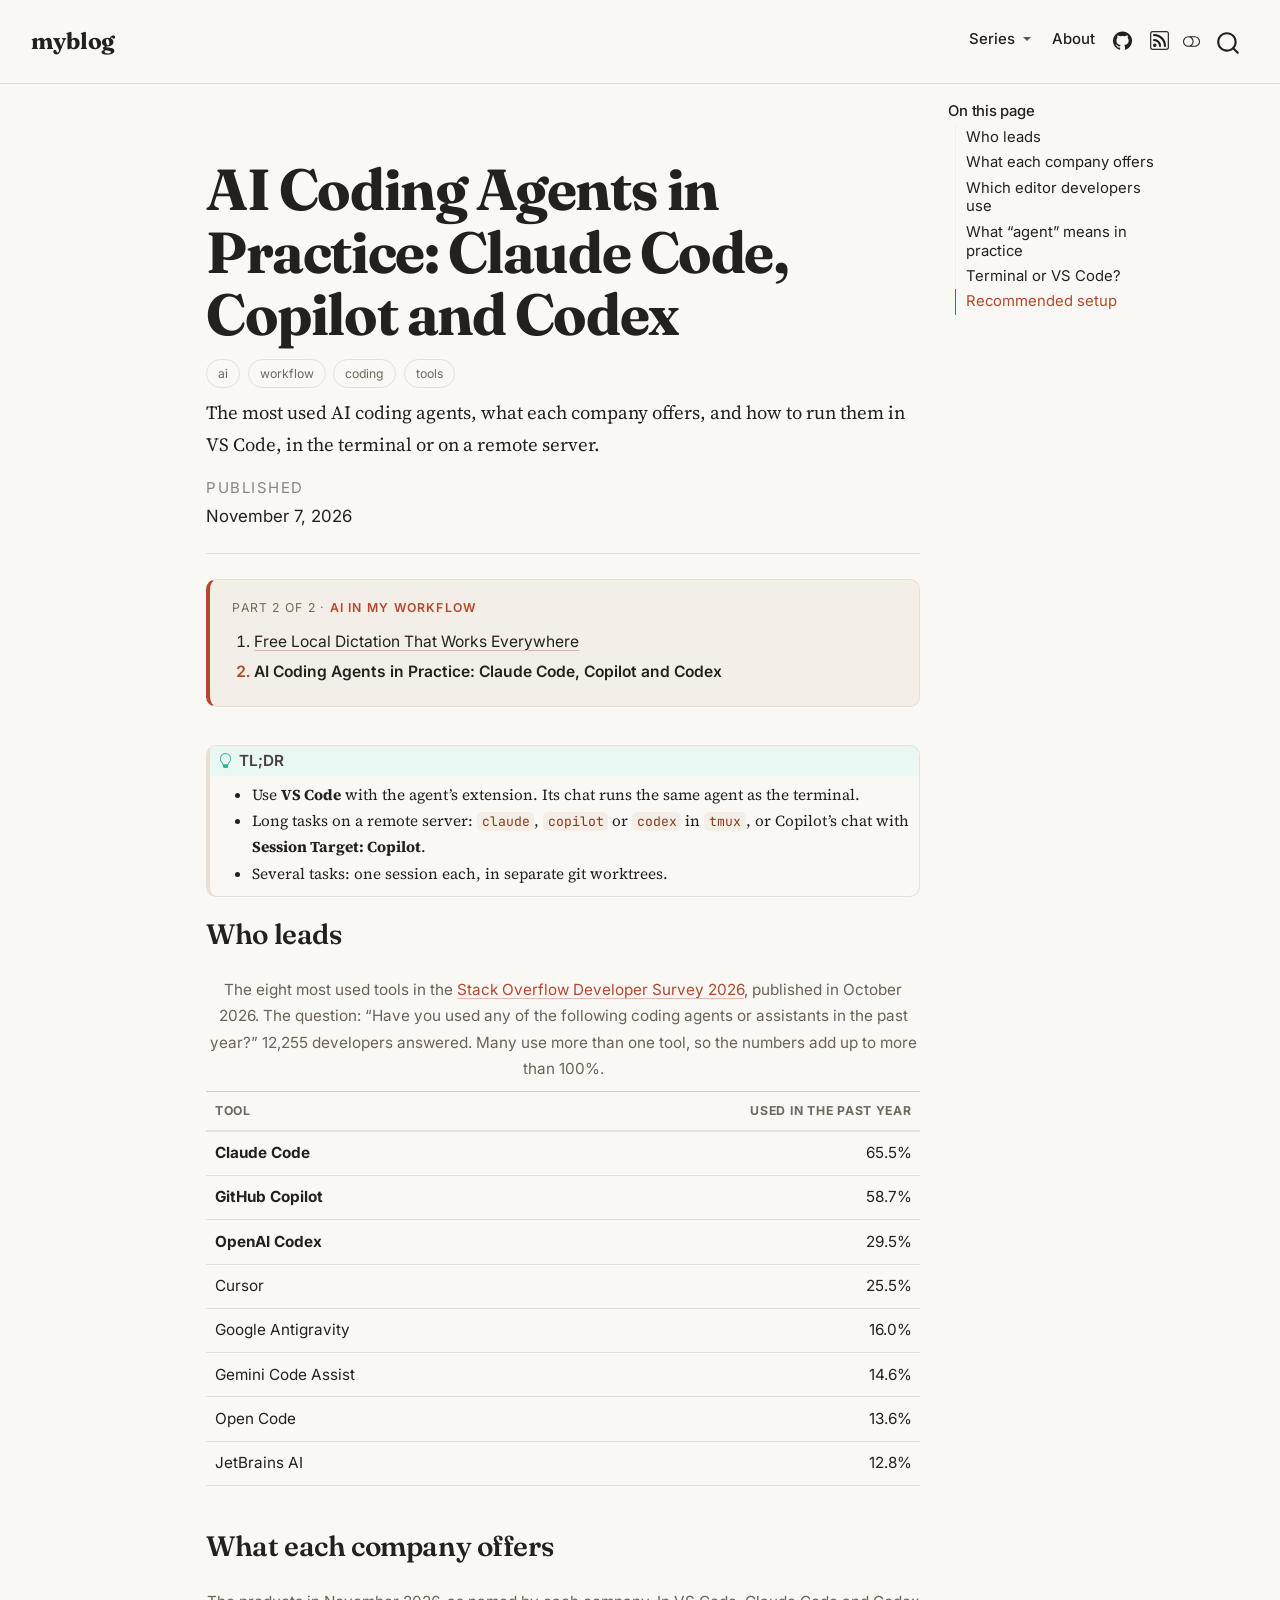
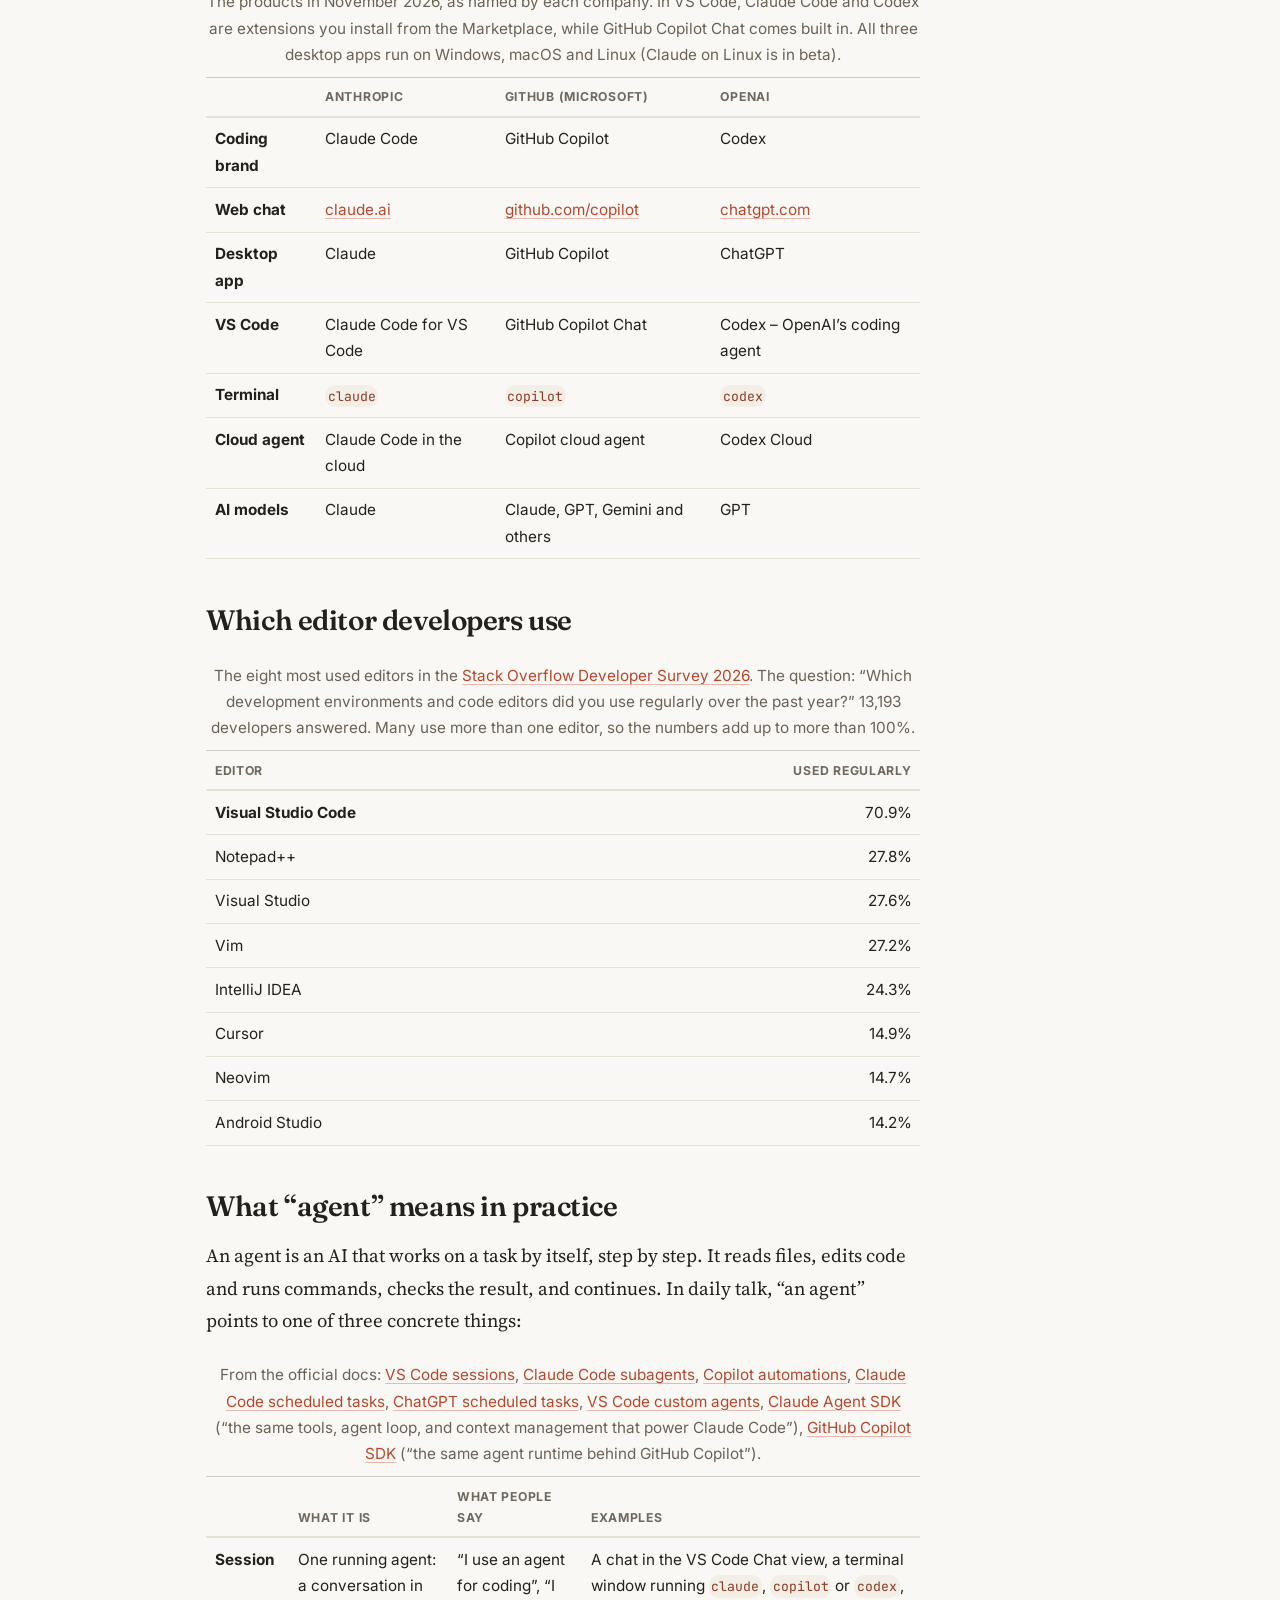
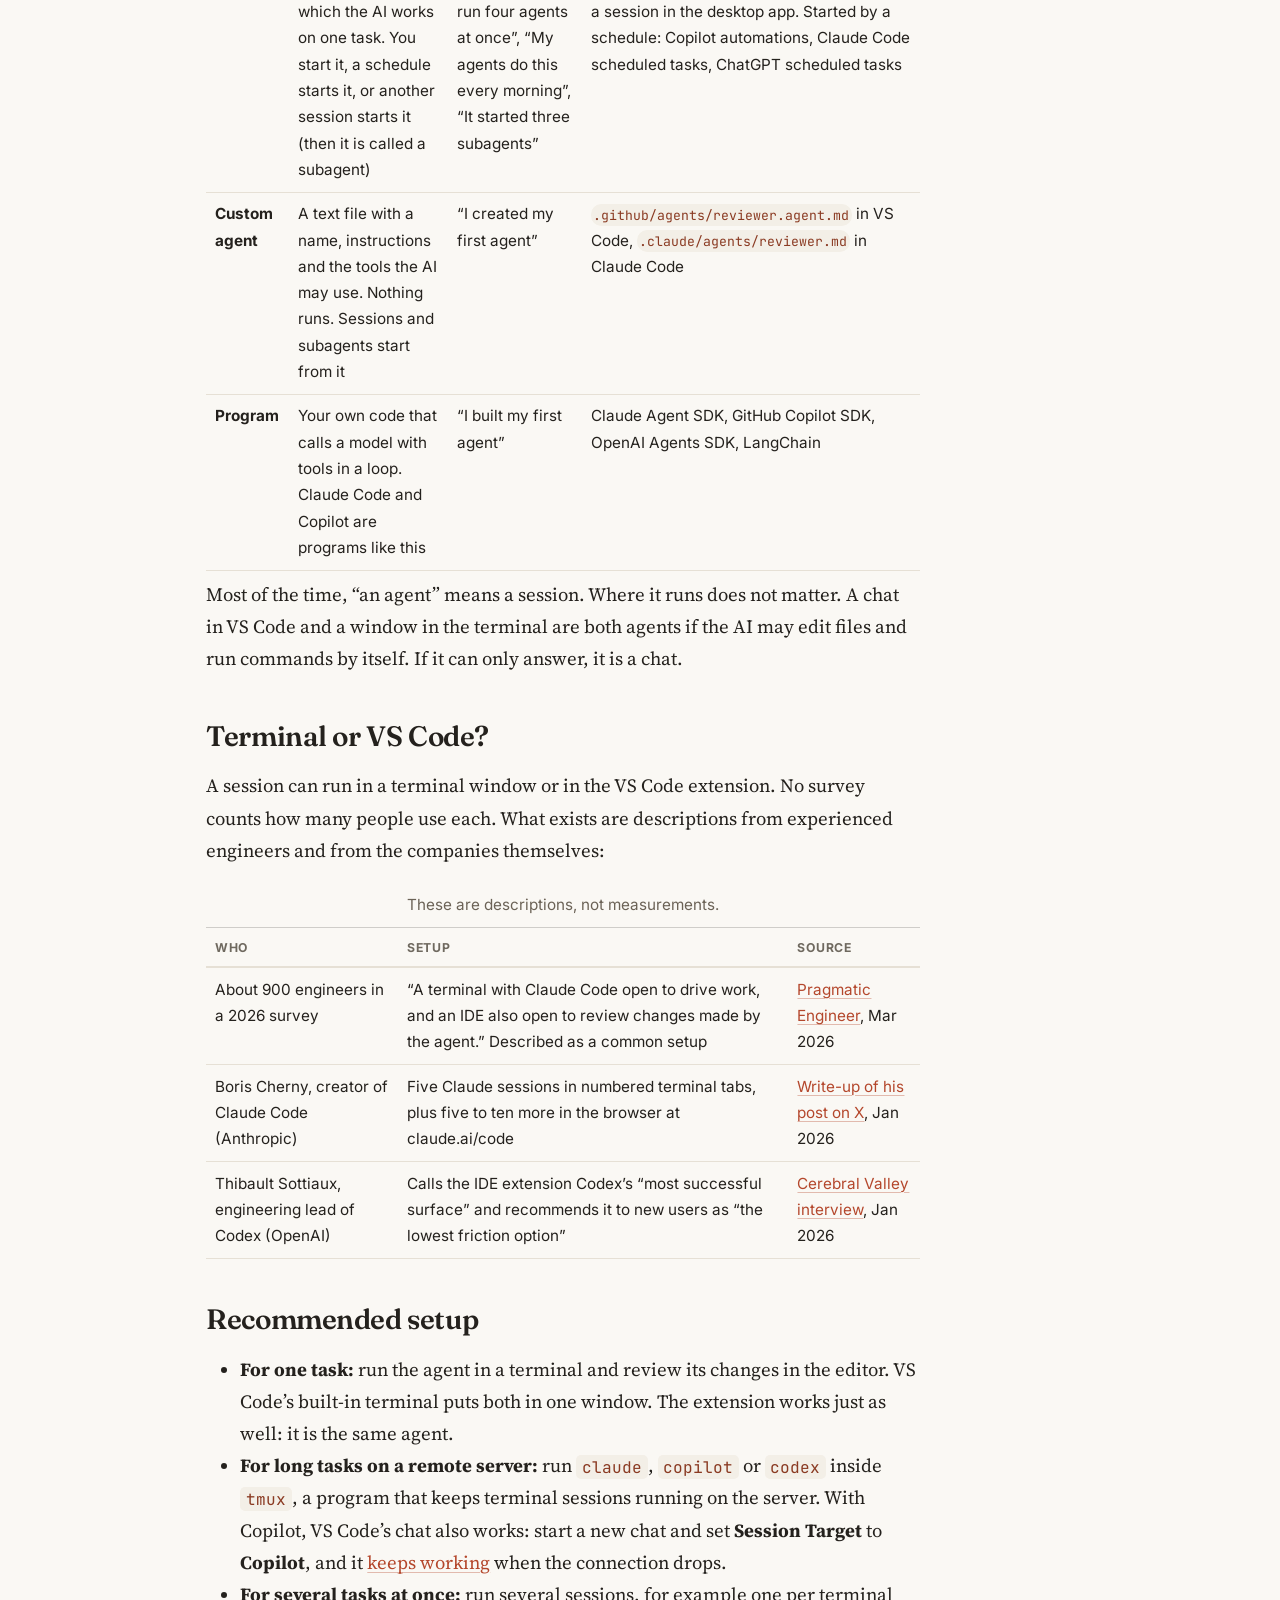
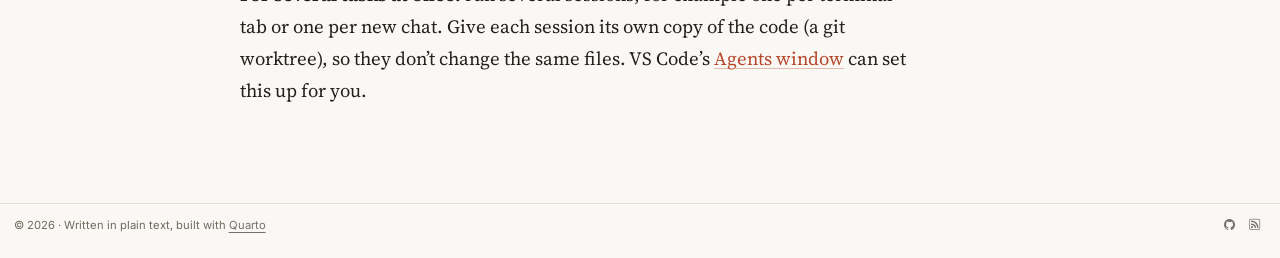
<file: posts/2026-11-07-claude-codex-copilot/index.html>
<!DOCTYPE html>
<html xmlns="http://www.w3.org/1999/xhtml" lang="en" xml:lang="en"><head>

<meta charset="utf-8">
<meta name="generator" content="quarto-1.11.9">

<meta name="viewport" content="width=device-width, initial-scale=1.0, user-scalable=yes">

<meta name="dcterms.date" content="2026-11-07">
<meta name="description" content="The most used AI coding agents, what each company offers, and how to run them in VS Code, in the terminal or on a remote server.">

<title>AI Coding Agents in Practice: Claude Code, Copilot and Codex – myblog</title>
<style>
/* Default styles provided by pandoc.
** See https://pandoc.org/MANUAL.html#variables-for-html for config info.
*/
span.smallcaps{font-variant: small-caps;}
div.columns{display: flex; gap: 1.5em;}
div.column{flex: auto;}
@media screen {
div.columns{gap: min(4vw, 1.5em);}
div.column{overflow-x: auto;}
}
div.hanging-indent{margin-left: 1.5em; text-indent: -1.5em;}
ul.task-list{list-style: none;}
ul.task-list li input[type="checkbox"] {
  width: 0.8em;
  margin: 0 0.8em 0.2em -1em; /* quarto-specific, see https://github.com/quarto-dev/quarto-cli/issues/4556 */ 
  vertical-align: middle;
}
</style>


<script src="../../site_libs/quarto-nav/quarto-nav.js"></script>
<script src="../../site_libs/quarto-nav/headroom.min.js"></script>
<script src="../../site_libs/clipboard/clipboard.min.js"></script>
<script src="../../site_libs/quarto-search/autocomplete.umd.js"></script>
<script src="../../site_libs/quarto-search/fuse.min.js"></script>
<script src="../../site_libs/quarto-search/quarto-search.js"></script>
<meta name="quarto:offset" content="../../">
<script src="../../site_libs/quarto-html/quarto.js" type="module"></script>
<script src="../../site_libs/quarto-html/tabsets/tabsets.js" type="module"></script>
<script src="../../site_libs/quarto-html/scrollable-regions/scrollable-regions.js" type="module"></script>
<script src="../../site_libs/quarto-html/popper.min.js"></script>
<script src="../../site_libs/quarto-html/tippy.umd.min.js"></script>
<script src="../../site_libs/quarto-html/anchor.min.js"></script>
<link href="../../site_libs/quarto-html/tippy.css" rel="stylesheet">
<link href="../../site_libs/quarto-html/quarto-syntax-highlighting-bed28b29ace17ff9f21ffc4dae06dc74.css" rel="stylesheet" class="quarto-color-scheme" id="quarto-text-highlighting-styles">
<link href="../../site_libs/quarto-html/quarto-syntax-highlighting-dark-475469a60f6de0e064aaf983969c2565.css" rel="stylesheet" class="quarto-color-scheme quarto-color-alternate" id="quarto-text-highlighting-styles">
<link href="../../site_libs/quarto-html/quarto-syntax-highlighting-bed28b29ace17ff9f21ffc4dae06dc74.css" rel="stylesheet" class="quarto-color-scheme-extra" id="quarto-text-highlighting-styles">
<script src="../../site_libs/bootstrap/bootstrap.min.js"></script>
<link href="../../site_libs/bootstrap/bootstrap-icons.css" rel="stylesheet">
<link href="../../site_libs/bootstrap/bootstrap-4938ad5acc0bd5562172ef09f5abe43a.min.css" rel="stylesheet" append-hash="true" class="quarto-color-scheme" id="quarto-bootstrap" data-mode="light">
<link href="../../site_libs/bootstrap/bootstrap-dark-7cdb5491ef3457a8dd3dae2aa55db50f.min.css" rel="stylesheet" append-hash="true" class="quarto-color-scheme quarto-color-alternate" id="quarto-bootstrap" data-mode="dark">
<link href="../../site_libs/bootstrap/bootstrap-4938ad5acc0bd5562172ef09f5abe43a.min.css" rel="stylesheet" append-hash="true" class="quarto-color-scheme-extra" id="quarto-bootstrap" data-mode="light">
<script id="quarto-search-options" type="application/json">{
  "location": "navbar",
  "copy-button": false,
  "collapse-after": 3,
  "panel-placement": "end",
  "type": "overlay",
  "limit": 50,
  "keyboard-shortcut": [
    "f",
    "/",
    "s"
  ],
  "show-item-context": false,
  "language": {
    "search-no-results-text": "No results",
    "search-matching-documents-text": "matching documents",
    "search-copy-link-title": "Copy link to search",
    "search-hide-matches-text": "Hide additional matches",
    "search-more-match-text": "more match in this document",
    "search-more-matches-text": "more matches in this document",
    "search-clear-button-title": "Clear",
    "search-text-placeholder": "",
    "search-detached-cancel-button-title": "Cancel",
    "search-submit-button-title": "Submit",
    "search-label": "Search"
  }
}</script>
<style>html{ scroll-behavior: smooth; }</style>


</head>

<body class="nav-fixed quarto-light"><a id="quarto-skip-link" class="visually-hidden-focusable" href="#quarto-document-content">Skip to main content</a><script id="quarto-html-before-body" type="application/javascript">
    const toggleBodyColorMode = (bsSheetEl) => {
      const mode = bsSheetEl.getAttribute("data-mode");
      const bodyEl = window.document.querySelector("body");
      if (mode === "dark") {
        bodyEl.classList.add("quarto-dark");
        bodyEl.classList.remove("quarto-light");
      } else {
        bodyEl.classList.add("quarto-light");
        bodyEl.classList.remove("quarto-dark");
      }
    }
    const toggleBodyColorPrimary = () => {
      const bsSheetEl = window.document.querySelector("link#quarto-bootstrap:not([rel=disabled-stylesheet])");
      if (bsSheetEl) {
        toggleBodyColorMode(bsSheetEl);
      }
    }
    const setColorSchemeToggle = (alternate) => {
      const toggles = window.document.querySelectorAll('.quarto-color-scheme-toggle');
      for (let i=0; i < toggles.length; i++) {
        const toggle = toggles[i];
        if (toggle) {
          toggle.setAttribute("aria-checked", alternate ? "true" : "false");
          if (alternate) {
            toggle.classList.add("alternate");
          } else {
            toggle.classList.remove("alternate");
          }
        }
      }
    };
    const toggleColorMode = (alternate) => {
      // Switch the stylesheets
      const primaryStylesheets = window.document.querySelectorAll('link.quarto-color-scheme:not(.quarto-color-alternate)');
      const alternateStylesheets = window.document.querySelectorAll('link.quarto-color-scheme.quarto-color-alternate');
      manageTransitions('#quarto-margin-sidebar .nav-link', false);
      if (alternate) {
        // note: dark is layered on light, we don't disable primary!
        enableStylesheet(alternateStylesheets);
        for (const sheetNode of alternateStylesheets) {
          if (sheetNode.id === "quarto-bootstrap") {
            toggleBodyColorMode(sheetNode);
          }
        }
      } else {
        disableStylesheet(alternateStylesheets);
        enableStylesheet(primaryStylesheets)
        toggleBodyColorPrimary();
      }
      manageTransitions('#quarto-margin-sidebar .nav-link', true);
      // Switch the toggles
      setColorSchemeToggle(alternate)
    }
    // Hack to workaround the fact that safari doesn't
    // properly recolor the scrollbar when toggling (#1455).
    // Not run on load: stylesheets are set before first paint there, and
    // scrolling would undo the scroll to a URL fragment (#14973).
    // The one pixel nudge keeps the reader where they were.
    const refreshSafariScrollbar = () => {
      if (navigator.userAgent.indexOf('Safari') > 0 && navigator.userAgent.indexOf('Chrome') == -1) {
        manageTransitions("body", false);
        const scrollY = window.scrollY;
        window.scrollTo(0, scrollY > 0 ? scrollY - 1 : 1);
        setTimeout(() => {
          window.scrollTo(0, scrollY);
          manageTransitions("body", true);
        }, 40);
      }
    }
    const disableStylesheet = (stylesheets) => {
      for (let i=0; i < stylesheets.length; i++) {
        const stylesheet = stylesheets[i];
        stylesheet.rel = 'disabled-stylesheet';
      }
    }
    const enableStylesheet = (stylesheets) => {
      for (let i=0; i < stylesheets.length; i++) {
        const stylesheet = stylesheets[i];
        if(stylesheet.rel !== 'stylesheet') { // for Chrome, which will still FOUC without this check
          stylesheet.rel = 'stylesheet';
        }
      }
    }
    const manageTransitions = (selector, allowTransitions) => {
      const els = window.document.querySelectorAll(selector);
      for (let i=0; i < els.length; i++) {
        const el = els[i];
        if (allowTransitions) {
          el.classList.remove('notransition');
        } else {
          el.classList.add('notransition');
        }
      }
    }
    const isFileUrl = () => {
      return window.location.protocol === 'file:';
    }
    const hasAlternateSentinel = () => {
      let styleSentinel = getColorSchemeSentinel();
      if (styleSentinel !== null) {
        return styleSentinel === "alternate";
      } else {
        return false;
      }
    }
    const setStyleSentinel = (alternate) => {
      const value = alternate ? "alternate" : "default";
      if (!isFileUrl()) {
        window.localStorage.setItem("quarto-color-scheme", value);
      } else {
        localAlternateSentinel = value;
      }
    }
    const getColorSchemeSentinel = () => {
      if (!isFileUrl()) {
        const storageValue = window.localStorage.getItem("quarto-color-scheme");
        return storageValue != null ? storageValue : localAlternateSentinel;
      } else {
        return localAlternateSentinel;
      }
    }
    const toggleGiscusIfUsed = (isAlternate, darkModeDefault) => {
      const baseTheme = document.querySelector('#giscus-base-theme')?.value ?? 'light';
      const alternateTheme = document.querySelector('#giscus-alt-theme')?.value ?? 'dark';
      let newTheme = '';
      if(authorPrefersDark) {
        newTheme = isAlternate ? baseTheme : alternateTheme;
      } else {
        newTheme = isAlternate ? alternateTheme : baseTheme;
      }
      const changeGiscusTheme = () => {
        // From: https://github.com/giscus/giscus/issues/336
        const sendMessage = (message) => {
          const iframe = document.querySelector('iframe.giscus-frame');
          if (!iframe) return;
          iframe.contentWindow.postMessage({ giscus: message }, 'https://giscus.app');
        }
        sendMessage({
          setConfig: {
            theme: newTheme
          }
        });
      }
      const isGiscussLoaded = window.document.querySelector('iframe.giscus-frame') !== null;
      if (isGiscussLoaded) {
        changeGiscusTheme();
      }
    };
    const authorPrefersDark = false;
    const queryPrefersDark = window.matchMedia('(prefers-color-scheme: dark)');
    const darkModeDefault = queryPrefersDark.matches;
      document.querySelector('link#quarto-text-highlighting-styles.quarto-color-scheme-extra').rel = 'disabled-stylesheet';
      document.querySelector('link#quarto-bootstrap.quarto-color-scheme-extra').rel = 'disabled-stylesheet';
    let localAlternateSentinel = darkModeDefault ? 'alternate' : 'default';
    // Dark / light mode switch
    window.quartoToggleColorScheme = () => {
      // Read the current dark / light value
      let toAlternate = !hasAlternateSentinel();
      toggleColorMode(toAlternate);
      refreshSafariScrollbar();
      setStyleSentinel(toAlternate);
      toggleGiscusIfUsed(toAlternate, darkModeDefault);
      window.dispatchEvent(new Event('resize'));
    };
    queryPrefersDark.addEventListener("change", e => {
      if(window.localStorage.getItem("quarto-color-scheme") !== null)
        return;
      const alternate = e.matches
      toggleColorMode(alternate);
      refreshSafariScrollbar();
      localAlternateSentinel = e.matches ? 'alternate' : 'default'; // this is used alongside local storage!
      toggleGiscusIfUsed(alternate, darkModeDefault);
    });
    // Switch to dark mode if need be
    if (hasAlternateSentinel()) {
      toggleColorMode(true);
    } else {
      toggleColorMode(false);
    }
  </script>

<div id="quarto-search-results"></div>
  <header id="quarto-header" class="headroom fixed-top">
    <nav class="navbar navbar-expand-lg " data-bs-theme="dark" aria-label="Site">
      <div class="navbar-container container-fluid">
      <div class="navbar-brand-container mx-auto">
    <a class="navbar-brand" href="../../index.html">
    <span class="navbar-title">myblog</span>
    </a>
  </div>
          <button class="navbar-toggler" type="button" data-bs-toggle="collapse" data-bs-target="#navbarCollapse" aria-controls="navbarCollapse" aria-expanded="false" aria-label="Toggle navigation" onclick="if (window.quartoToggleHeadroom) { window.quartoToggleHeadroom(); }">
  <span class="navbar-toggler-icon"></span>
</button>
          <div class="collapse navbar-collapse" id="navbarCollapse">
            <ul class="navbar-nav navbar-nav-scroll ms-auto">
  <li class="nav-item dropdown ">
    <a class="nav-link dropdown-toggle" href="#" id="nav-menu-series" role="link" data-bs-toggle="dropdown" aria-expanded="false">
 <span class="menu-text">Series</span>
    </a>
    <ul class="dropdown-menu dropdown-menu-end" aria-labelledby="nav-menu-series">    
        <li>
    <a class="dropdown-item" href="../../series/ai-in-my-workflow.html">
 <span class="dropdown-text">AI in my workflow</span></a>
  </li>  
    </ul>
  </li>
  <li class="nav-item">
    <a class="nav-link" href="../../about.html"> 
<span class="menu-text">About</span></a>
  </li>  
  <li class="nav-item compact">
    <a class="nav-link" href="https://github.com/ktruongme"> <i class="bi bi-github" role="img">
</i> 
<span class="menu-text"></span></a>
  </li>  
  <li class="nav-item compact">
    <a class="nav-link" href="../../index.xml"> <i class="bi bi-rss" role="img">
</i> 
<span class="menu-text"></span></a>
  </li>  
</ul>
          </div> <!-- /navcollapse -->
            <div class="quarto-navbar-tools">
  <button type="button" role="switch" aria-checked="false" class="quarto-color-scheme-toggle quarto-navigation-tool  px-1" onclick="window.quartoToggleColorScheme(); return false;" title="Toggle dark mode" aria-label="Toggle dark mode"><i class="bi"></i></button>
</div>
            <div id="quarto-search" class="" title="Search"></div>
      </div> <!-- /container-fluid -->
    </nav>
</header>
<!-- content -->
<div id="quarto-content" class="quarto-container page-columns page-rows-contents page-layout-article page-navbar">
<!-- sidebar -->
<!-- margin-sidebar -->
    <div id="quarto-margin-sidebar" class="sidebar margin-sidebar">
        <nav id="TOC" role="doc-toc" aria-labelledby="toc-title" class="toc-active">
    <h2 id="toc-title">On this page</h2>
   
  <ul>
  <li><a href="#who-leads" id="toc-who-leads" class="nav-link active" data-scroll-target="#who-leads">Who leads</a></li>
  <li><a href="#what-each-company-offers" id="toc-what-each-company-offers" class="nav-link" data-scroll-target="#what-each-company-offers">What each company offers</a></li>
  <li><a href="#which-editor-developers-use" id="toc-which-editor-developers-use" class="nav-link" data-scroll-target="#which-editor-developers-use">Which editor developers use</a></li>
  <li><a href="#what-agent-means-in-practice" id="toc-what-agent-means-in-practice" class="nav-link" data-scroll-target="#what-agent-means-in-practice">What “agent” means in practice</a></li>
  <li><a href="#terminal-or-vs-code" id="toc-terminal-or-vs-code" class="nav-link" data-scroll-target="#terminal-or-vs-code">Terminal or VS Code?</a></li>
  <li><a href="#recommended-setup" id="toc-recommended-setup" class="nav-link" data-scroll-target="#recommended-setup">Recommended setup</a></li>
  </ul>
</nav>
    </div>
<!-- main -->
<main class="content" id="quarto-document-content" tabindex="-1">


<header id="title-block-header" class="quarto-title-block default">
<div class="quarto-title">
<h1 class="title">AI Coding Agents in Practice: Claude Code, Copilot and Codex</h1>
  <div class="quarto-categories">
    <div class="quarto-category">ai</div>
    <div class="quarto-category">workflow</div>
    <div class="quarto-category">coding</div>
    <div class="quarto-category">tools</div>
  </div>
  </div>

<div>
  <div class="description">
    The most used AI coding agents, what each company offers, and how to run them in VS Code, in the terminal or on a remote server.
  </div>
</div>


<div class="quarto-title-meta">

    
    <div>
    <div class="quarto-title-meta-heading">Published</div>
    <div class="quarto-title-meta-contents">
      <p class="date">November 7, 2026</p>
    </div>
  </div>
  
    
  </div>
  


</header>


<div class="series-box">
  <div class="series-label">Part 2 of 2 · <a href="../../series/ai-in-my-workflow.html">AI in my workflow</a></div>
  <ol class="series-list">
<li><a href="../2026-11-07-local-dictation/">Free Local Dictation That Works Everywhere</a></li>
<li class="current"><span>AI Coding Agents in Practice: Claude Code, Copilot and Codex</span></li>
  </ol>
</div>
<div class="callout callout-style-default callout-tip callout-titled">
<div class="callout-header d-flex align-content-center">
<div class="callout-icon-container">
<i class="callout-icon"></i>
</div>
<div class="callout-title-container flex-fill">
<span class="screen-reader-only">Tip</span>TL;DR
</div>
</div>
<div class="callout-body-container callout-body">
<ul>
<li>Use <strong>VS Code</strong> with the agent’s extension. Its chat runs the same agent as the terminal.</li>
<li>Long tasks on a remote server: <code>claude</code>, <code>copilot</code> or <code>codex</code> in <code>tmux</code>, or Copilot’s chat with <strong>Session Target: Copilot</strong>.</li>
<li>Several tasks: one session each, in separate git worktrees.</li>
</ul>
</div>
</div>
<section id="who-leads" class="level2">
<h2 class="anchored" data-anchor-id="who-leads">Who leads</h2>
<table class="caption-top table">
<caption>The eight most used tools in the <a href="https://survey.stackoverflow.co/2026/ai/data/ai-code-agent">Stack Overflow Developer Survey 2026</a>, published in October 2026. The question: “Have you used any of the following coding agents or assistants in the past year?” 12,255 developers answered. Many use more than one tool, so the numbers add up to more than 100%.</caption>
<thead>
<tr class="header">
<th>Tool</th>
<th style="text-align: right;">Used in the past year</th>
</tr>
</thead>
<tbody>
<tr class="odd">
<td><strong>Claude Code</strong></td>
<td style="text-align: right;">65.5%</td>
</tr>
<tr class="even">
<td><strong>GitHub Copilot</strong></td>
<td style="text-align: right;">58.7%</td>
</tr>
<tr class="odd">
<td><strong>OpenAI Codex</strong></td>
<td style="text-align: right;">29.5%</td>
</tr>
<tr class="even">
<td>Cursor</td>
<td style="text-align: right;">25.5%</td>
</tr>
<tr class="odd">
<td>Google Antigravity</td>
<td style="text-align: right;">16.0%</td>
</tr>
<tr class="even">
<td>Gemini Code Assist</td>
<td style="text-align: right;">14.6%</td>
</tr>
<tr class="odd">
<td>Open Code</td>
<td style="text-align: right;">13.6%</td>
</tr>
<tr class="even">
<td>JetBrains AI</td>
<td style="text-align: right;">12.8%</td>
</tr>
</tbody>
</table>
</section>
<section id="what-each-company-offers" class="level2">
<h2 class="anchored" data-anchor-id="what-each-company-offers">What each company offers</h2>
<table class="caption-top table">
<caption>The products in November 2026, as named by each company. In VS Code, Claude Code and Codex are extensions you install from the Marketplace, while GitHub Copilot Chat comes built in. All three desktop apps run on Windows, macOS and Linux (Claude on Linux is in beta).</caption>
<thead>
<tr class="header">
<th></th>
<th>Anthropic</th>
<th>GitHub (Microsoft)</th>
<th>OpenAI</th>
</tr>
</thead>
<tbody>
<tr class="odd">
<td><strong>Coding brand</strong></td>
<td>Claude Code</td>
<td>GitHub Copilot</td>
<td>Codex</td>
</tr>
<tr class="even">
<td><strong>Web chat</strong></td>
<td><a href="https://claude.ai">claude.ai</a></td>
<td><a href="https://github.com/copilot">github.com/copilot</a></td>
<td><a href="https://chatgpt.com">chatgpt.com</a></td>
</tr>
<tr class="odd">
<td><strong>Desktop app</strong></td>
<td>Claude</td>
<td>GitHub Copilot</td>
<td>ChatGPT</td>
</tr>
<tr class="even">
<td><strong>VS Code</strong></td>
<td>Claude Code for VS Code</td>
<td>GitHub Copilot Chat</td>
<td>Codex – OpenAI’s coding agent</td>
</tr>
<tr class="odd">
<td><strong>Terminal</strong></td>
<td><code>claude</code></td>
<td><code>copilot</code></td>
<td><code>codex</code></td>
</tr>
<tr class="even">
<td><strong>Cloud agent</strong></td>
<td>Claude Code in the cloud</td>
<td>Copilot cloud agent</td>
<td>Codex Cloud</td>
</tr>
<tr class="odd">
<td><strong>AI models</strong></td>
<td>Claude</td>
<td>Claude, GPT, Gemini and others</td>
<td>GPT</td>
</tr>
</tbody>
</table>
</section>
<section id="which-editor-developers-use" class="level2">
<h2 class="anchored" data-anchor-id="which-editor-developers-use">Which editor developers use</h2>
<table class="caption-top table">
<caption>The eight most used editors in the <a href="https://survey.stackoverflow.co/2026/technology/data/dev-ide">Stack Overflow Developer Survey 2026</a>. The question: “Which development environments and code editors did you use regularly over the past year?” 13,193 developers answered. Many use more than one editor, so the numbers add up to more than 100%.</caption>
<thead>
<tr class="header">
<th>Editor</th>
<th style="text-align: right;">Used regularly</th>
</tr>
</thead>
<tbody>
<tr class="odd">
<td><strong>Visual Studio Code</strong></td>
<td style="text-align: right;">70.9%</td>
</tr>
<tr class="even">
<td>Notepad++</td>
<td style="text-align: right;">27.8%</td>
</tr>
<tr class="odd">
<td>Visual Studio</td>
<td style="text-align: right;">27.6%</td>
</tr>
<tr class="even">
<td>Vim</td>
<td style="text-align: right;">27.2%</td>
</tr>
<tr class="odd">
<td>IntelliJ IDEA</td>
<td style="text-align: right;">24.3%</td>
</tr>
<tr class="even">
<td>Cursor</td>
<td style="text-align: right;">14.9%</td>
</tr>
<tr class="odd">
<td>Neovim</td>
<td style="text-align: right;">14.7%</td>
</tr>
<tr class="even">
<td>Android Studio</td>
<td style="text-align: right;">14.2%</td>
</tr>
</tbody>
</table>
</section>
<section id="what-agent-means-in-practice" class="level2">
<h2 class="anchored" data-anchor-id="what-agent-means-in-practice">What “agent” means in practice</h2>
<p>An agent is an AI that works on a task by itself, step by step. It reads files, edits code and runs commands, checks the result, and continues. In daily talk, “an agent” points to one of three concrete things:</p>
<table class="caption-top table">
<caption>From the official docs: <a href="https://code.visualstudio.com/docs/agents/concepts/sessions">VS Code sessions</a>, <a href="https://code.claude.com/docs/en/sub-agents">Claude Code subagents</a>, <a href="https://docs.github.com/en/copilot/how-tos/use-copilot-agents/cloud-agent/create-automations">Copilot automations</a>, <a href="https://code.claude.com/docs/en/routines">Claude Code scheduled tasks</a>, <a href="https://developers.openai.com/codex/app/automations">ChatGPT scheduled tasks</a>, <a href="https://code.visualstudio.com/docs/agent-customization/custom-agents">VS Code custom agents</a>, <a href="https://code.claude.com/docs/en/agent-sdk/overview">Claude Agent SDK</a> (“the same tools, agent loop, and context management that power Claude Code”), <a href="https://github.blog/changelog/2026-06-02-copilot-sdk-is-now-generally-available/">GitHub Copilot SDK</a> (“the same agent runtime behind GitHub Copilot”).</caption>
<thead>
<tr class="header">
<th></th>
<th>What it is</th>
<th>What people say</th>
<th>Examples</th>
</tr>
</thead>
<tbody>
<tr class="odd">
<td><strong>Session</strong></td>
<td>One running agent: a conversation in which the AI works on one task. You start it, a schedule starts it, or another session starts it (then it is called a subagent)</td>
<td>“I use an agent for coding”, “I run four agents at once”, “My agents do this every morning”, “It started three subagents”</td>
<td>A chat in the VS Code Chat view, a terminal window running <code>claude</code>, <code>copilot</code> or <code>codex</code>, a session in the desktop app. Started by a schedule: Copilot automations, Claude Code scheduled tasks, ChatGPT scheduled tasks</td>
</tr>
<tr class="even">
<td><strong>Custom agent</strong></td>
<td>A text file with a name, instructions and the tools the AI may use. Nothing runs. Sessions and subagents start from it</td>
<td>“I created my first agent”</td>
<td><code>.github/agents/reviewer.agent.md</code> in VS Code, <code>.claude/agents/reviewer.md</code> in Claude Code</td>
</tr>
<tr class="odd">
<td><strong>Program</strong></td>
<td>Your own code that calls a model with tools in a loop. Claude Code and Copilot are programs like this</td>
<td>“I built my first agent”</td>
<td>Claude Agent SDK, GitHub Copilot SDK, OpenAI Agents SDK, LangChain</td>
</tr>
</tbody>
</table>
<p>Most of the time, “an agent” means a session. Where it runs does not matter. A chat in VS Code and a window in the terminal are both agents if the AI may edit files and run commands by itself. If it can only answer, it is a chat.</p>
</section>
<section id="terminal-or-vs-code" class="level2">
<h2 class="anchored" data-anchor-id="terminal-or-vs-code">Terminal or VS Code?</h2>
<p>A session can run in a terminal window or in the VS Code extension. No survey counts how many people use each. What exists are descriptions from experienced engineers and from the companies themselves:</p>
<table class="caption-top table">
<caption>These are descriptions, not measurements.</caption>
<thead>
<tr class="header">
<th>Who</th>
<th>Setup</th>
<th>Source</th>
</tr>
</thead>
<tbody>
<tr class="odd">
<td>About 900 engineers in a 2026 survey</td>
<td>“A terminal with Claude Code open to drive work, and an IDE also open to review changes made by the agent.” Described as a common setup</td>
<td><a href="https://newsletter.pragmaticengineer.com/p/ai-tooling-2026">Pragmatic Engineer</a>, Mar 2026</td>
</tr>
<tr class="even">
<td>Boris Cherny, creator of Claude Code (Anthropic)</td>
<td>Five Claude sessions in numbered terminal tabs, plus five to ten more in the browser at claude.ai/code</td>
<td><a href="https://www.educative.io/newsletter/artificial-intelligence/claude-code-creators-workflow">Write-up of his post on X</a>, Jan 2026</td>
</tr>
<tr class="odd">
<td>Thibault Sottiaux, engineering lead of Codex (OpenAI)</td>
<td>Calls the IDE extension Codex’s “most successful surface” and recommends it to new users as “the lowest friction option”</td>
<td><a href="https://cerebralvalley.beehiiv.com/p/openai-s-codex-lets-one-engineer-ship-like-a-team-of-ten">Cerebral Valley interview</a>, Jan 2026</td>
</tr>
</tbody>
</table>
</section>
<section id="recommended-setup" class="level2">
<h2 class="anchored" data-anchor-id="recommended-setup">Recommended setup</h2>
<ul>
<li><strong>For one task:</strong> run the agent in a terminal and review its changes in the editor. VS Code’s built-in terminal puts both in one window. The extension works just as well: it is the same agent.</li>
<li><strong>For long tasks on a remote server:</strong> run <code>claude</code>, <code>copilot</code> or <code>codex</code> inside <code>tmux</code>, a program that keeps terminal sessions running on the server. With Copilot, VS Code’s chat also works: start a new chat and set <strong>Session Target</strong> to <strong>Copilot</strong>, and it <a href="https://code.visualstudio.com/docs/agents/concepts/agent-host">keeps working</a> when the connection drops.</li>
<li><strong>For several tasks at once:</strong> run several sessions, for example one per terminal tab or one per new chat. Give each session its own copy of the code (a git worktree), so they don’t change the same files. VS Code’s <a href="https://code.visualstudio.com/docs/agents/run/agents-window">Agents window</a> can set this up for you.</li>
</ul>


</section>

</main> <!-- /main -->
<script id="quarto-html-after-body" type="application/javascript">
  window.document.addEventListener("DOMContentLoaded", function (event) {
    // Ensure there is a toggle, if there isn't float one in the top right
    if (window.document.querySelector('.quarto-color-scheme-toggle') === null) {
      const toggle = window.document.createElement('button');
      toggle.type = "button";
      toggle.setAttribute("role", "switch");
      toggle.setAttribute("aria-checked", "false");
      toggle.classList.add('top-right');
      toggle.classList.add('quarto-color-scheme-toggle');
      toggle.setAttribute("aria-label", "Toggle dark mode");
      toggle.onclick = function() { try { window.quartoToggleColorScheme(); } catch {} return false; };
      const i = window.document.createElement("i");
      i.classList.add('bi');
      toggle.appendChild(i);
      // Put the toggle in a landmark of its own, so that landmark navigation
      // can reach it.
      //
      // The container is always a fresh direct child of body, and the toggle is
      // never moved into page furniture that the theme or the author controls.
      // The toggle is positioned against the page, so any ancestor that
      // establishes a containing block captures it: a positioned element or a
      // grid for position: absolute, and transform, filter, will-change or
      // contain for position: fixed. A direct child of body has none of these
      // to inherit, and the shift when one appears is silent and visual.
      //
      // ARIA says a document should have at most one banner, and axe reports a
      // duplicate whether or not the banners carry distinct labels. So use a
      // header when the page has no banner yet, and a named region otherwise.
      //
      // A header is a banner wherever it sits, unless it is inside sectioning
      // content, so this cannot just look at the children of body: a custom
      // page layout wraps the title block header in a plain div. An explicit
      // role="banner" always counts.
      const sectioning = 'article, aside, main, nav, section, [role="article"], [role="complementary"], [role="main"], [role="navigation"], [role="region"]';
      const hasBanner = Array.from(
        window.document.querySelectorAll('header:not([role]), [role="banner"]')
      ).some(function(el) {
        return el.hasAttribute("role") || el.closest(sectioning) === null;
      });
      const container = window.document.createElement(hasBanner ? "div" : "header");
      if (hasBanner) {
        container.setAttribute("role", "region");
        container.setAttribute("aria-label", "Toggle dark mode");
      }
      container.classList.add('quarto-color-scheme-toggle-container');
      container.appendChild(toggle);
      window.document.body.appendChild(container);
    }
    setColorSchemeToggle(hasAlternateSentinel())
    const icon = "";
    const anchorJS = new window.AnchorJS();
    anchorJS.options = {
      placement: 'right',
      icon: icon
    };
    anchorJS.add('.anchored');
    const isCodeAnnotation = (el) => {
      for (const clz of el.classList) {
        if (clz.startsWith('code-annotation-')) {                     
          return true;
        }
      }
      return false;
    }
    const onCopySuccess = function(e) {
      // button target
      const button = e.trigger;
      // don't keep focus
      button.blur();
      // flash "checked"
      button.classList.add('code-copy-button-checked');
      var currentTitle = button.getAttribute("title");
      button.setAttribute("title", "Copied!");
      let tooltip;
      if (window.bootstrap) {
        button.setAttribute("data-bs-toggle", "tooltip");
        button.setAttribute("data-bs-placement", "left");
        button.setAttribute("data-bs-title", "Copied!");
        tooltip = new bootstrap.Tooltip(button, 
          { trigger: "manual", 
            customClass: "code-copy-button-tooltip",
            offset: [0, -8]});
        tooltip.show();    
      }
      setTimeout(function() {
        if (tooltip) {
          tooltip.hide();
          button.removeAttribute("data-bs-title");
          button.removeAttribute("data-bs-toggle");
          button.removeAttribute("data-bs-placement");
        }
        button.setAttribute("title", currentTitle);
        button.classList.remove('code-copy-button-checked');
      }, 1000);
      // clear code selection
      e.clearSelection();
    }
    const getTextToCopy = function(trigger) {
      const outerScaffold = trigger.parentElement.cloneNode(true);
      const codeEl = outerScaffold.querySelector('code');
      for (const childEl of codeEl.children) {
        if (isCodeAnnotation(childEl)) {
          childEl.remove();
        }
      }
      return codeEl.innerText;
    }
    const clipboard = new window.ClipboardJS('.code-copy-button:not([data-in-quarto-modal])', {
      text: getTextToCopy
    });
    clipboard.on('success', onCopySuccess);
    if (window.document.getElementById('quarto-embedded-source-code-modal')) {
      const clipboardModal = new window.ClipboardJS('.code-copy-button[data-in-quarto-modal]', {
        text: getTextToCopy,
        container: window.document.getElementById('quarto-embedded-source-code-modal')
      });
      clipboardModal.on('success', onCopySuccess);
    }
      var localhostRegex = new RegExp(/^(?:http|https):\/\/localhost\:?[0-9]*\//);
      var mailtoRegex = new RegExp(/^mailto:/);
        var filterRegex = new RegExp("https:\/\/ktruongme\.github\.io");
      const newWindowLabel = "(opens in a new tab)";
      const newWindowNoteId = "quarto-ext-newwindow-label";
      // Links reference one hidden label through aria-describedby, so the
      // announcement never changes their accessible name.
      var describeNewWindow = (link) => {
        if (!window.document.getElementById(newWindowNoteId)) {
          var newWindowNote = window.document.createElement("span");
          newWindowNote.id = newWindowNoteId;
          newWindowNote.hidden = true;
          newWindowNote.textContent = newWindowLabel;
          window.document.body.appendChild(newWindowNote);
        }
        var describedBy = (link.getAttribute("aria-describedby") || "").split(/\s+/).filter(Boolean);
        if (!describedBy.includes(newWindowNoteId)) {
          describedBy.push(newWindowNoteId);
          link.setAttribute("aria-describedby", describedBy.join(" "));
        }
      }
      var isInternal = (href) => {
          return filterRegex.test(href) || localhostRegex.test(href) || mailtoRegex.test(href);
      }
      // Inspect non-navigation links and adorn them if external
      window.quartoDecorateExternalLinks = function (root) {
     var links = (root || window.document).querySelectorAll('a[href]:not(.nav-link):not(.navbar-brand):not(.toc-action):not(.sidebar-link):not(.sidebar-item-toggle):not(.pagination-link):not(.no-external):not([aria-hidden]):not(.dropdown-item):not(.quarto-navigation-tool):not(.about-link)');
      for (var i=0; i<links.length; i++) {
        const link = links[i];
        if (!isInternal(link.href)) {
          // undo the damage that might have been done by quarto-nav.js in the case of
          // links that we want to consider external
          if (link.dataset.originalHref !== undefined) {
            link.href = link.dataset.originalHref;
          }
            // target, if specified
            link.setAttribute("target", "_blank");
            if (link.getAttribute("rel") === null) {
              link.setAttribute("rel", "noopener");
            }
            describeNewWindow(link);
          if (!link.classList.contains('no-external-icon')) {
          }
        }
      }
      };
      window.quartoDecorateExternalLinks(window.document);
    // Esc closes the popup (WCAG 1.4.13) and focus leaving both trigger and
    // popup closes it (WCAG 2.4.11); tippy handles neither for interactive popups.
    const hideOnEscAndFocusOut = {
      name: 'hideOnEscAndFocusOut',
      defaultValue: true,
      fn(instance) {
        const dismiss = () => {
          // A show scheduled by the trigger delay would otherwise reopen it
          instance.clearDelayTimeouts();
          instance.hide();
        };
        const onKeyDown = (event) => {
          if (event.key !== 'Escape') {
            return;
          }
          // Keep Esc from also reaching page handlers (e.g. reveal.js overview),
          // except an open reveal.js slide menu, which Esc should close too.
          // The menu handles keys only when its keyboard option is on.
          const menuHandlesEsc = window.Reveal?.getPlugin?.('menu')?.isOpen() &&
            window.Reveal.getConfig().menu?.keyboard !== false;
          if (!menuHandlesEsc) {
            event.stopPropagation();
          }
          if (instance.popper.contains(window.document.activeElement)) {
            // Disabled while refocusing so the focus trigger does not reopen it
            instance.disable();
            instance.reference.focus();
            instance.enable();
          }
          dismiss();
        };
        const onFocusOut = (event) => {
          const target = event.relatedTarget;
          if (target && !instance.reference.contains(target) &&
              !instance.popper.contains(target)) {
            dismiss();
          }
        };
        // On the trigger too: a click trigger (code-annotations: select) has no
        // blur handling. Attached for the instance's lifetime so leaving the
        // trigger also cancels a show still pending on the trigger delay.
        instance.reference.addEventListener('focusout', onFocusOut);
        return {
          onShow() {
            window.document.addEventListener('keydown', onKeyDown, true);
            instance.popper.addEventListener('focusout', onFocusOut);
          },
          onHide() {
            window.document.removeEventListener('keydown', onKeyDown, true);
            instance.popper.removeEventListener('focusout', onFocusOut);
          },
          onDestroy() {
            instance.reference.removeEventListener('focusout', onFocusOut);
          },
        };
      },
    };
    function tippyHover(el, contentFn, onTriggerFn, onUntriggerFn) {
      const config = {
        allowHTML: true,
        maxWidth: 500,
        delay: 100,
        arrow: false,
        appendTo: function(el) {
            return el.parentElement;
        },
        interactive: true,
        interactiveBorder: 10,
        theme: 'quarto',
        placement: 'bottom-start',
        plugins: [hideOnEscAndFocusOut],
      };
      if (contentFn) {
        config.content = contentFn;
      }
      if (onTriggerFn) {
        config.onTrigger = onTriggerFn;
      }
      if (onUntriggerFn) {
        config.onUntrigger = onUntriggerFn;
      }
      window.tippy(el, config); 
    }
    const noterefs = window.document.querySelectorAll('a[role="doc-noteref"]');
    for (var i=0; i<noterefs.length; i++) {
      const ref = noterefs[i];
      tippyHover(ref, function() {
        // use id or data attribute instead here
        let href = ref.getAttribute('data-footnote-href') || ref.getAttribute('href');
        try { href = new URL(href).hash; } catch {}
        const id = href.replace(/^#\/?/, "");
        const note = window.document.getElementById(id);
        if (note) {
          return note.innerHTML;
        } else {
          return "";
        }
      });
    }
    const xrefs = window.document.querySelectorAll('a.quarto-xref');
    const processXRef = (id, note) => {
      // Strip column container classes
      const stripColumnClz = (el) => {
        el.classList.remove("page-full", "page-columns");
        if (el.children) {
          for (const child of el.children) {
            stripColumnClz(child);
          }
        }
      }
      stripColumnClz(note)
      if (id === null || id.startsWith('sec-')) {
        // Special case sections, only their first couple elements
        const container = document.createElement("div");
        if (note.children && note.children.length > 2) {
          container.appendChild(note.children[0].cloneNode(true));
          for (let i = 1; i < note.children.length; i++) {
            const child = note.children[i];
            if (child.tagName === "P" && child.innerText === "") {
              continue;
            } else {
              container.appendChild(child.cloneNode(true));
              break;
            }
          }
          if (window.Quarto?.typesetMath) {
            window.Quarto.typesetMath(container);
          }
          return container.innerHTML
        } else {
          if (window.Quarto?.typesetMath) {
            window.Quarto.typesetMath(note);
          }
          return note.innerHTML;
        }
      } else {
        // Remove any anchor links if they are present
        const anchorLink = note.querySelector('a.anchorjs-link');
        if (anchorLink) {
          anchorLink.remove();
        }
        if (window.Quarto?.typesetMath) {
          window.Quarto.typesetMath(note);
        }
        if (note.classList.contains("callout")) {
          return note.outerHTML;
        } else {
          return note.innerHTML;
        }
      }
    }
    for (var i=0; i<xrefs.length; i++) {
      const xref = xrefs[i];
      tippyHover(xref, undefined, function(instance) {
        instance.disable();
        let url = xref.getAttribute('href');
        let hash = undefined; 
        if (url.startsWith('#')) {
          hash = url;
        } else {
          try { hash = new URL(url).hash; } catch {}
        }
        if (hash) {
          const id = hash.replace(/^#\/?/, "");
          const note = window.document.getElementById(id);
          if (note !== null) {
            try {
              const html = processXRef(id, note.cloneNode(true));
              instance.setContent(html);
            } finally {
              instance.enable();
              instance.show();
            }
          } else {
            // See if we can fetch this
            fetch(url.split('#')[0])
            .then(res => res.text())
            .then(html => {
              const parser = new DOMParser();
              const htmlDoc = parser.parseFromString(html, "text/html");
              const note = htmlDoc.getElementById(id);
              if (note !== null) {
                const html = processXRef(id, note);
                instance.setContent(html);
              } 
            }).finally(() => {
              instance.enable();
              instance.show();
            });
          }
        } else {
          // See if we can fetch a full url (with no hash to target)
          // This is a special case and we should probably do some content thinning / targeting
          fetch(url)
          .then(res => res.text())
          .then(html => {
            const parser = new DOMParser();
            const htmlDoc = parser.parseFromString(html, "text/html");
            const note = htmlDoc.querySelector('main.content');
            if (note !== null) {
              // This should only happen for chapter cross references
              // (since there is no id in the URL)
              // remove the first header
              if (note.children.length > 0 && note.children[0].tagName === "HEADER") {
                note.children[0].remove();
              }
              const html = processXRef(null, note);
              instance.setContent(html);
            } 
          }).finally(() => {
            instance.enable();
            instance.show();
          });
        }
      }, function(instance) {
      });
    }
        let selectedAnnoteEl;
        const selectorForAnnotation = ( cell, annotation) => {
          let cellAttr = 'data-code-cell="' + cell + '"';
          let lineAttr = 'data-code-annotation="' +  annotation + '"';
          const selector = 'span[' + cellAttr + '][' + lineAttr + ']';
          return selector;
        }
        const selectCodeLines = (annoteEl) => {
          const doc = window.document;
          const targetCell = annoteEl.getAttribute("data-target-cell");
          const targetAnnotation = annoteEl.getAttribute("data-target-annotation");
          const annoteSpan = window.document.querySelector(selectorForAnnotation(targetCell, targetAnnotation));
          const lines = annoteSpan.getAttribute("data-code-lines").split(",");
          const lineIds = lines.map((line) => {
            return targetCell + "-" + line;
          })
          // Each band is positioned against its own containing block, which is
          // not the offsetParent of the lines, so place it from client rects.
          const placeBand = (band, firstEl, lastEl, codeBlock) => {
            const container = band.offsetParent;
            if (container === null) {
              return;
            }
            const containerRect = container.getBoundingClientRect();
            // Reveal.js scales slides with a transform, so convert client
            // pixels back to the CSS pixels of the container.
            const scale = containerRect.height / container.offsetHeight || 1;
            const firstRect = firstEl.getBoundingClientRect();
            const lastRect = lastEl.getBoundingClientRect();
            const top = (firstRect.top - containerRect.top) / scale - container.clientTop + container.scrollTop;
            const height = (lastRect.bottom - firstRect.top) / scale;
            band.style.top = top - 2 + "px";
            band.style.height = height + 4 + "px";
            if (codeBlock) {
              // Without the copy button wrapper, the containing block is wider
              // than the code block, so span the code block explicitly.
              const blockRect = codeBlock.getBoundingClientRect();
              band.style.left = (blockRect.left - containerRect.left) / scale - container.clientLeft + container.scrollLeft + "px";
              band.style.width = blockRect.width / scale + "px";
            }
          };
          if (lineIds.length > 0) {
            const el = window.document.getElementById(lineIds[0]);
            const lastEl = window.document.getElementById(lineIds[lineIds.length - 1]);
            const parent = el.parentElement.parentElement;
            // cook up a div (if necessary) and position it
            let div = window.document.getElementById("code-annotation-line-highlight");
            if (div === null) {
              div = window.document.createElement("div");
              div.setAttribute("id", "code-annotation-line-highlight");
              div.style.position = 'absolute';
              parent.appendChild(div);
            }
            placeBand(div, el, lastEl, parent.closest("div.sourceCode") || parent);
            let gutterDiv = window.document.getElementById("code-annotation-line-highlight-gutter");
            if (gutterDiv === null) {
              gutterDiv = window.document.createElement("div");
              gutterDiv.setAttribute("id", "code-annotation-line-highlight-gutter");
              gutterDiv.style.position = 'absolute';
              const codeCell = window.document.getElementById(targetCell);
              const gutter = codeCell.querySelector('.code-annotation-gutter');
              gutter.appendChild(gutterDiv);
            }
            placeBand(gutterDiv, el, lastEl);
            selectedAnnoteEl = annoteEl;
          }
        };
        const unselectCodeLines = () => {
          const elementsIds = ["code-annotation-line-highlight", "code-annotation-line-highlight-gutter"];
          elementsIds.forEach((elId) => {
            const div = window.document.getElementById(elId);
            if (div) {
              div.remove();
            }
          });
          selectedAnnoteEl = undefined;
        };
          // Handle positioning of the toggle
      window.addEventListener(
        "resize",
        throttle(() => {
          elRect = undefined;
          if (selectedAnnoteEl) {
            selectCodeLines(selectedAnnoteEl);
          }
        }, 10)
      );
      function throttle(fn, ms) {
      let throttle = false;
      let timer;
        return (...args) => {
          if(!throttle) { // first call gets through
              fn.apply(this, args);
              throttle = true;
          } else { // all the others get throttled
              if(timer) clearTimeout(timer); // cancel #2
              timer = setTimeout(() => {
                fn.apply(this, args);
                timer = throttle = false;
              }, ms);
          }
        };
      }
        // Attach click handler to the DT
        const annoteDls = window.document.querySelectorAll('dt[data-target-cell]');
        for (const annoteDlNode of annoteDls) {
          annoteDlNode.addEventListener('click', (event) => {
            const clickedEl = event.target;
            if (clickedEl !== selectedAnnoteEl) {
              unselectCodeLines();
              const activeEl = window.document.querySelector('dt[data-target-cell].code-annotation-active');
              if (activeEl) {
                activeEl.classList.remove('code-annotation-active');
              }
              selectCodeLines(clickedEl);
              clickedEl.classList.add('code-annotation-active');
            } else {
              // Unselect the line
              unselectCodeLines();
              clickedEl.classList.remove('code-annotation-active');
            }
          });
        }
    const findCites = (el) => {
      const parentEl = el.parentElement;
      if (parentEl) {
        const cites = parentEl.dataset.cites;
        if (cites) {
          return {
            el,
            cites: cites.split(' ')
          };
        } else {
          return findCites(el.parentElement)
        }
      } else {
        return undefined;
      }
    };
    var bibliorefs = window.document.querySelectorAll('a[role="doc-biblioref"]');
    for (var i=0; i<bibliorefs.length; i++) {
      const ref = bibliorefs[i];
      const citeInfo = findCites(ref);
      if (citeInfo) {
        tippyHover(citeInfo.el, function() {
          var popup = window.document.createElement('div');
          citeInfo.cites.forEach(function(cite) {
            var citeDiv = window.document.createElement('div');
            citeDiv.classList.add('hanging-indent');
            citeDiv.classList.add('csl-entry');
            var biblioDiv = window.document.getElementById('ref-' + cite);
            if (biblioDiv) {
              citeDiv.innerHTML = biblioDiv.innerHTML;
            }
            popup.appendChild(citeDiv);
          });
          return popup.innerHTML;
        });
      }
    }
  });
  </script>
  <script type="application/javascript">
  window.quartoScrollableRegionsLabels = {"code":"Scrollable code","output":"Scrollable output"};
  </script>
</div> <!-- /content -->
<footer class="footer">
  <div class="nav-footer">
    <div class="nav-footer-left">
<p>© 2026 · Written in plain text, built with <a href="https://quarto.org">Quarto</a></p>
</div>   
    <div class="nav-footer-center">
      &nbsp;
    </div>
    <div class="nav-footer-right">
      <ul class="footer-items list-unstyled">
    <li class="nav-item compact">
    <a class="nav-link" href="https://github.com/ktruongme">
      <i class="bi bi-github" role="img">
</i> 
    </a>
  </li>  
    <li class="nav-item compact">
    <a class="nav-link" href="../../index.xml">
      <i class="bi bi-rss" role="img">
</i> 
    </a>
  </li>  
</ul>
    </div>
  </div>
</footer>




<script src="../../site_libs/quarto-html/zenscroll-min.js"></script>
</body></html>
</file>
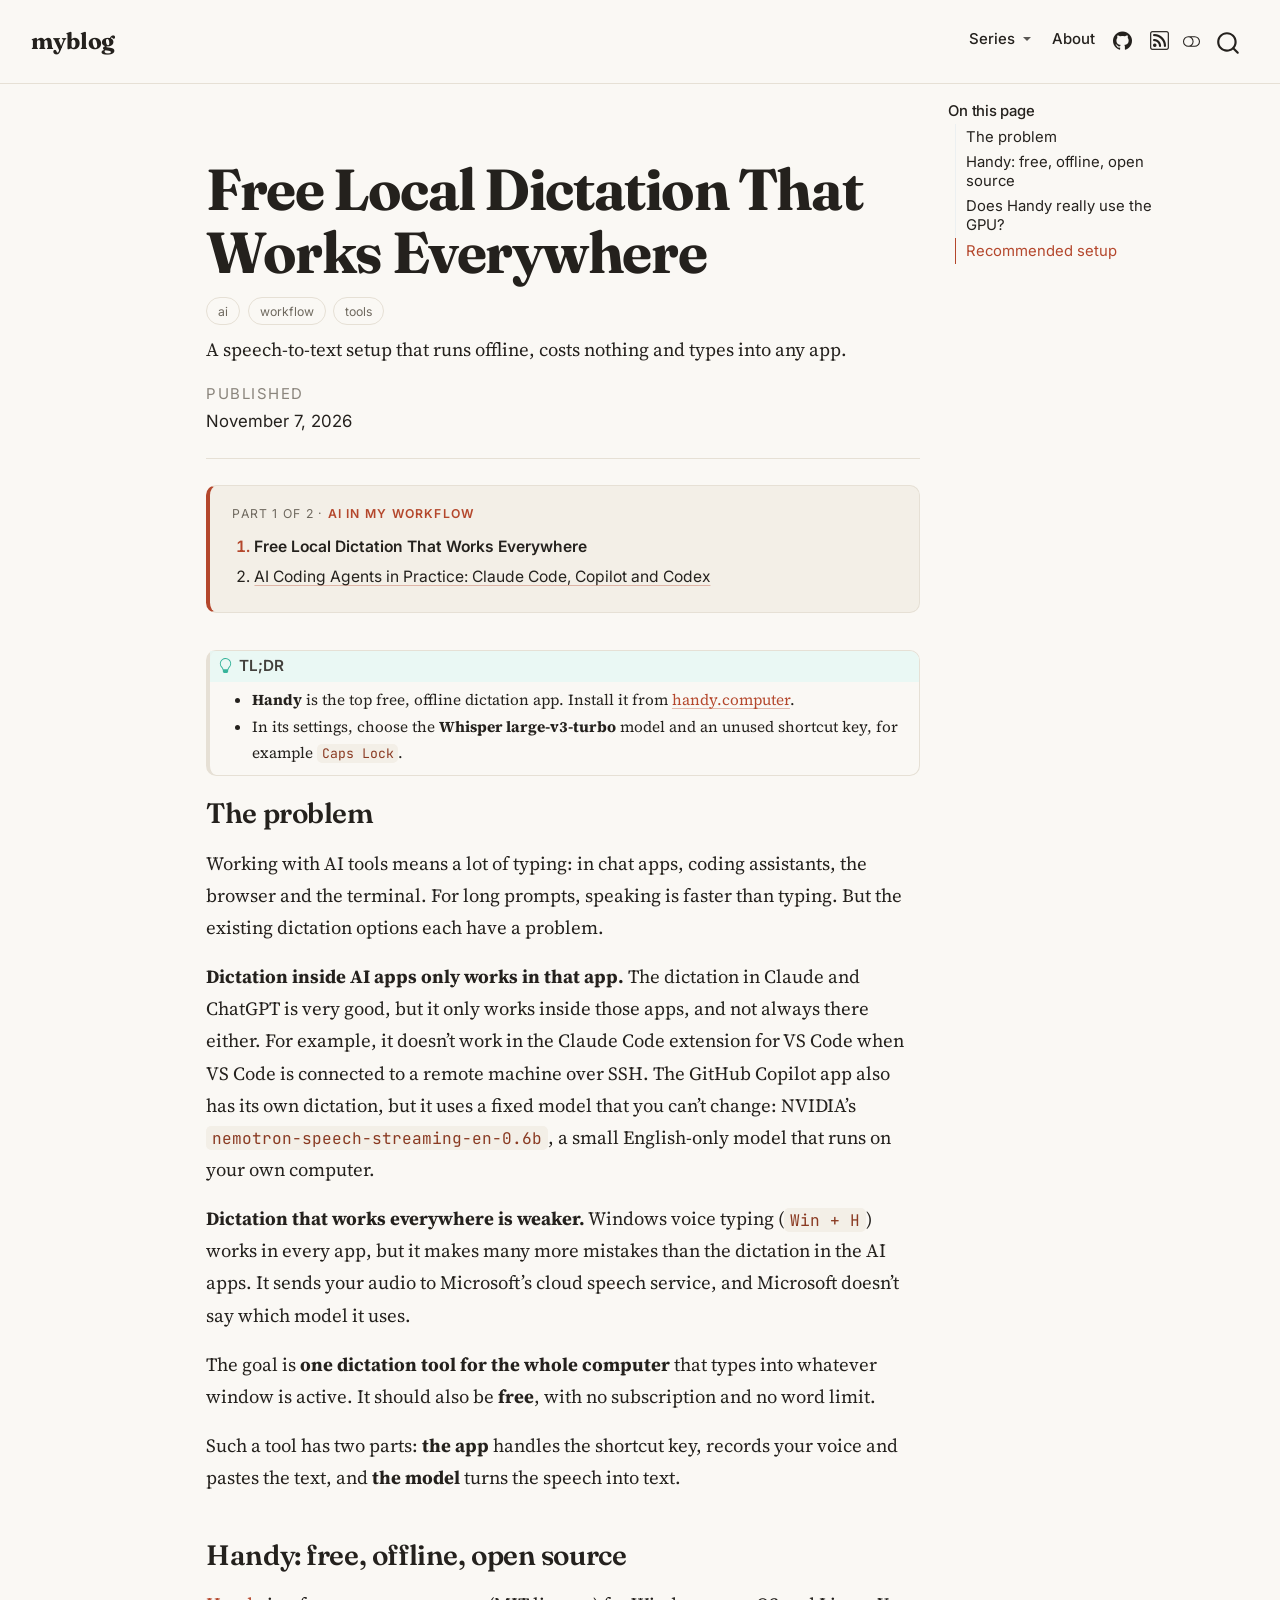
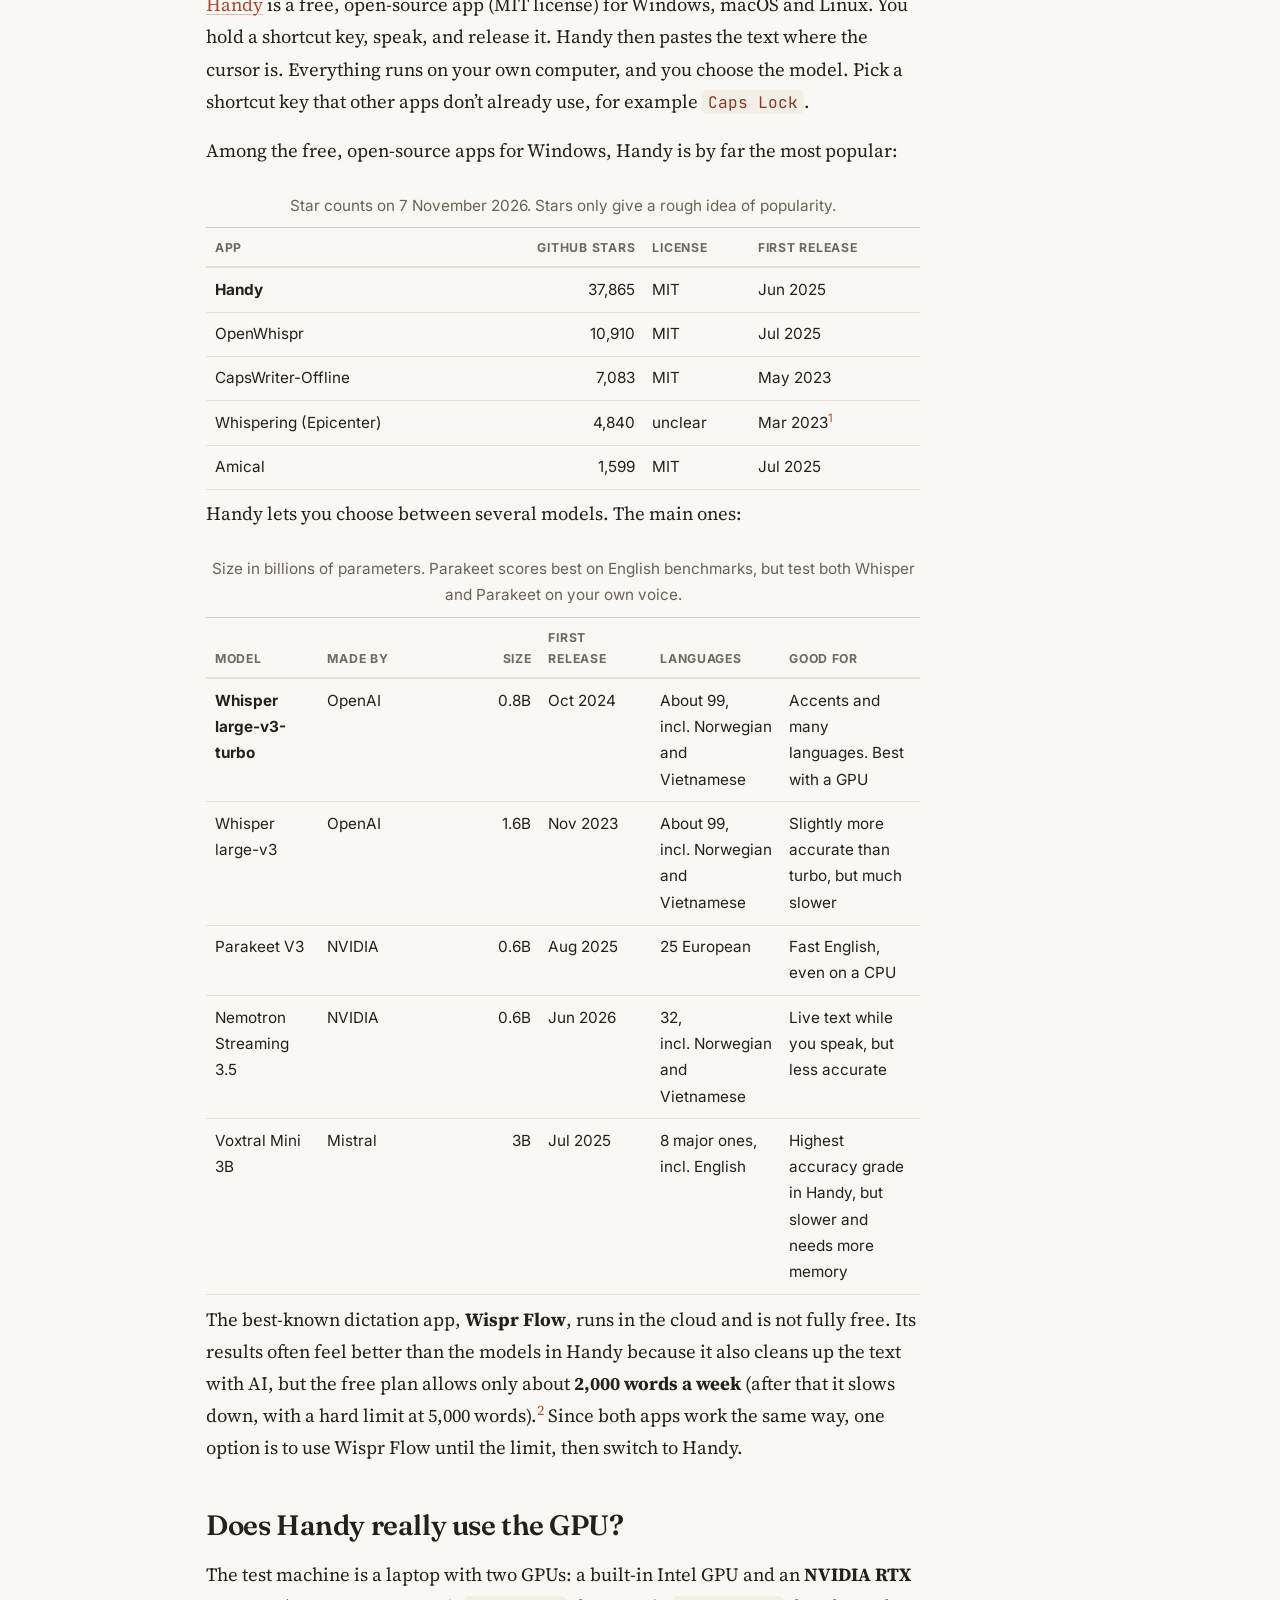
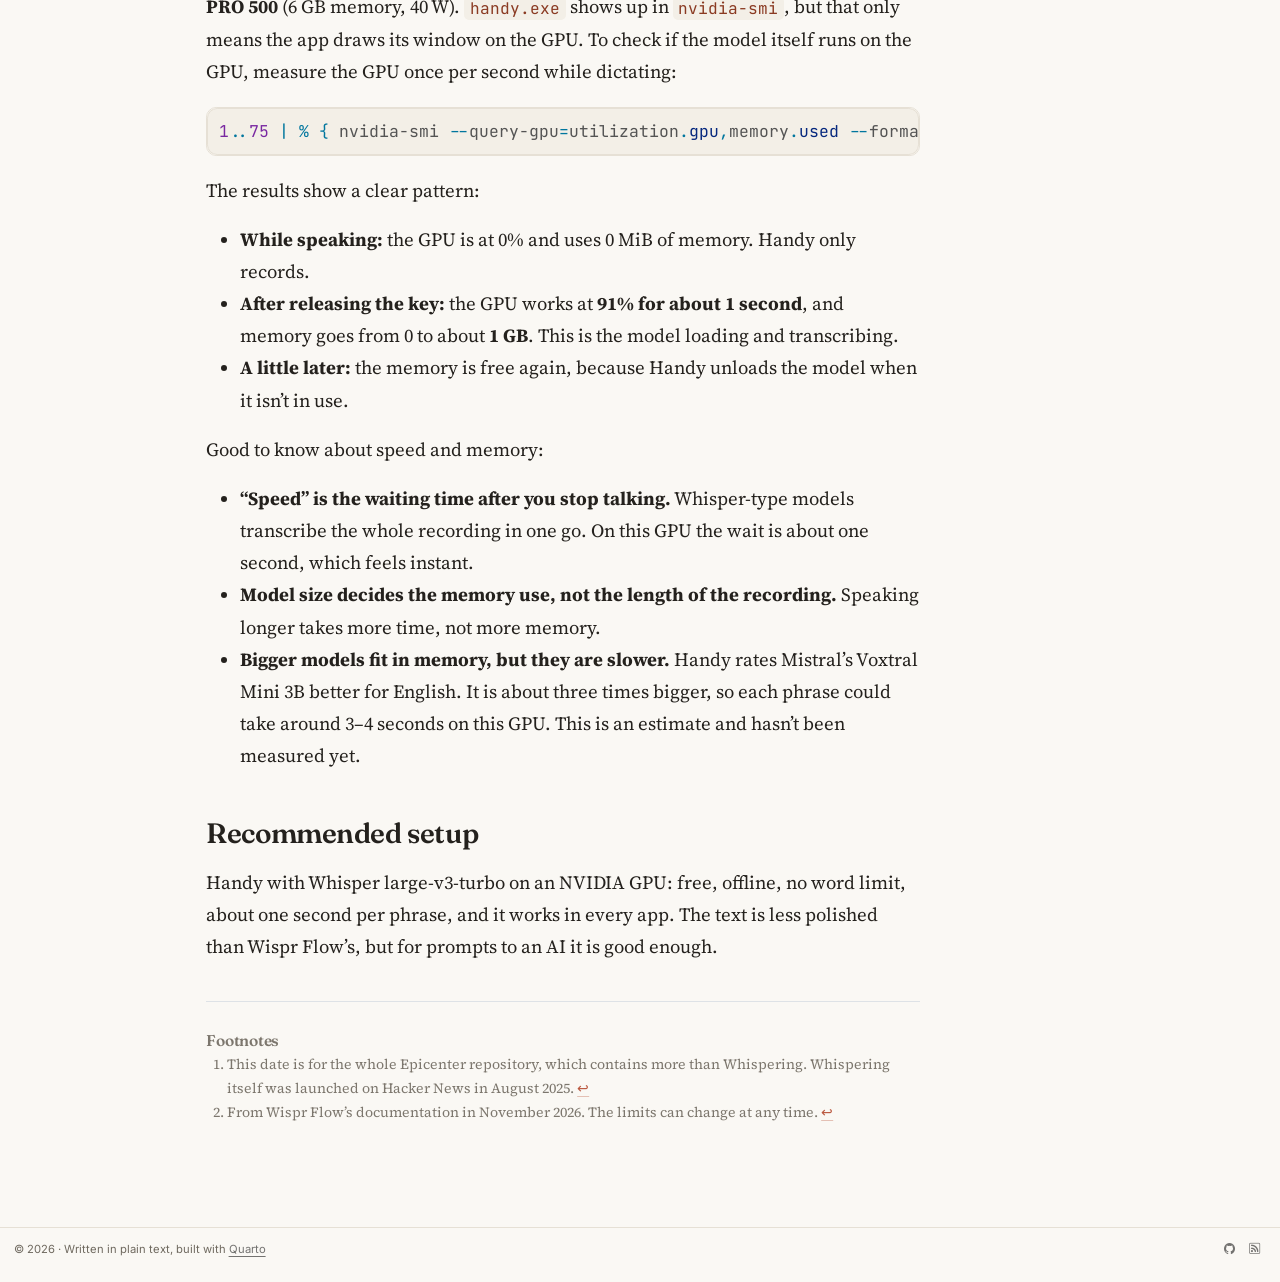
<file: posts/2026-11-07-local-dictation/index.html>
<!DOCTYPE html>
<html xmlns="http://www.w3.org/1999/xhtml" lang="en" xml:lang="en"><head>

<meta charset="utf-8">
<meta name="generator" content="quarto-1.11.9">

<meta name="viewport" content="width=device-width, initial-scale=1.0, user-scalable=yes">

<meta name="dcterms.date" content="2026-11-07">
<meta name="description" content="A speech-to-text setup that runs offline, costs nothing and types into any app.">

<title>Free Local Dictation That Works Everywhere – myblog</title>
<style>
/* Default styles provided by pandoc.
** See https://pandoc.org/MANUAL.html#variables-for-html for config info.
*/
span.smallcaps{font-variant: small-caps;}
div.columns{display: flex; gap: 1.5em;}
div.column{flex: auto;}
@media screen {
div.columns{gap: min(4vw, 1.5em);}
div.column{overflow-x: auto;}
}
div.hanging-indent{margin-left: 1.5em; text-indent: -1.5em;}
ul.task-list{list-style: none;}
ul.task-list li input[type="checkbox"] {
  width: 0.8em;
  margin: 0 0.8em 0.2em -1em; /* quarto-specific, see https://github.com/quarto-dev/quarto-cli/issues/4556 */ 
  vertical-align: middle;
}
/* CSS for syntax highlighting */
html { -webkit-text-size-adjust: 100%; }
pre > code.sourceCode { white-space: pre; position: relative; }
pre > code.sourceCode > span { display: inline-block; line-height: 1.25; }
pre > code.sourceCode > span:empty { height: 1.2em; }
.sourceCode { overflow: visible; }
code.sourceCode > span { color: inherit; text-decoration: inherit; }
div.sourceCode { margin: 1em 0; }
pre.sourceCode { margin: 0; }
@media screen {
div.sourceCode { overflow: auto; }
}
@media print {
pre > code.sourceCode { white-space: pre-wrap; }
pre > code.sourceCode > span { text-indent: -5em; padding-left: 5em; }
}
pre.numberSource code
  { counter-reset: source-line 0; }
pre.numberSource code > span
  { position: relative; left: -4em; counter-increment: source-line; }
pre.numberSource code > span > a:first-child::before
  { content: counter(source-line);
    position: relative; left: -1em; text-align: right; vertical-align: baseline;
    border: none; display: inline-block;
    -webkit-touch-callout: none; -webkit-user-select: none;
    -khtml-user-select: none; -moz-user-select: none;
    -ms-user-select: none; user-select: none;
    padding: 0 4px; width: 4em;
  }
pre.numberSource { margin-left: 3em;  padding-left: 4px; }
div.sourceCode
  {   }
@media screen {
pre > code.sourceCode > span > a:first-child::before { text-decoration: underline; }
}
</style>


<script src="../../site_libs/quarto-nav/quarto-nav.js"></script>
<script src="../../site_libs/quarto-nav/headroom.min.js"></script>
<script src="../../site_libs/clipboard/clipboard.min.js"></script>
<script src="../../site_libs/quarto-search/autocomplete.umd.js"></script>
<script src="../../site_libs/quarto-search/fuse.min.js"></script>
<script src="../../site_libs/quarto-search/quarto-search.js"></script>
<meta name="quarto:offset" content="../../">
<script src="../../site_libs/quarto-html/quarto.js" type="module"></script>
<script src="../../site_libs/quarto-html/tabsets/tabsets.js" type="module"></script>
<script src="../../site_libs/quarto-html/scrollable-regions/scrollable-regions.js" type="module"></script>
<script src="../../site_libs/quarto-html/popper.min.js"></script>
<script src="../../site_libs/quarto-html/tippy.umd.min.js"></script>
<script src="../../site_libs/quarto-html/anchor.min.js"></script>
<link href="../../site_libs/quarto-html/tippy.css" rel="stylesheet">
<link href="../../site_libs/quarto-html/quarto-syntax-highlighting-bed28b29ace17ff9f21ffc4dae06dc74.css" rel="stylesheet" class="quarto-color-scheme" id="quarto-text-highlighting-styles">
<link href="../../site_libs/quarto-html/quarto-syntax-highlighting-dark-475469a60f6de0e064aaf983969c2565.css" rel="stylesheet" class="quarto-color-scheme quarto-color-alternate" id="quarto-text-highlighting-styles">
<link href="../../site_libs/quarto-html/quarto-syntax-highlighting-bed28b29ace17ff9f21ffc4dae06dc74.css" rel="stylesheet" class="quarto-color-scheme-extra" id="quarto-text-highlighting-styles">
<script src="../../site_libs/bootstrap/bootstrap.min.js"></script>
<link href="../../site_libs/bootstrap/bootstrap-icons.css" rel="stylesheet">
<link href="../../site_libs/bootstrap/bootstrap-4938ad5acc0bd5562172ef09f5abe43a.min.css" rel="stylesheet" append-hash="true" class="quarto-color-scheme" id="quarto-bootstrap" data-mode="light">
<link href="../../site_libs/bootstrap/bootstrap-dark-7cdb5491ef3457a8dd3dae2aa55db50f.min.css" rel="stylesheet" append-hash="true" class="quarto-color-scheme quarto-color-alternate" id="quarto-bootstrap" data-mode="dark">
<link href="../../site_libs/bootstrap/bootstrap-4938ad5acc0bd5562172ef09f5abe43a.min.css" rel="stylesheet" append-hash="true" class="quarto-color-scheme-extra" id="quarto-bootstrap" data-mode="light">
<script id="quarto-search-options" type="application/json">{
  "location": "navbar",
  "copy-button": false,
  "collapse-after": 3,
  "panel-placement": "end",
  "type": "overlay",
  "limit": 50,
  "keyboard-shortcut": [
    "f",
    "/",
    "s"
  ],
  "show-item-context": false,
  "language": {
    "search-no-results-text": "No results",
    "search-matching-documents-text": "matching documents",
    "search-copy-link-title": "Copy link to search",
    "search-hide-matches-text": "Hide additional matches",
    "search-more-match-text": "more match in this document",
    "search-more-matches-text": "more matches in this document",
    "search-clear-button-title": "Clear",
    "search-text-placeholder": "",
    "search-detached-cancel-button-title": "Cancel",
    "search-submit-button-title": "Submit",
    "search-label": "Search"
  }
}</script>
<style>html{ scroll-behavior: smooth; }</style>


</head>

<body class="nav-fixed quarto-light"><a id="quarto-skip-link" class="visually-hidden-focusable" href="#quarto-document-content">Skip to main content</a><script id="quarto-html-before-body" type="application/javascript">
    const toggleBodyColorMode = (bsSheetEl) => {
      const mode = bsSheetEl.getAttribute("data-mode");
      const bodyEl = window.document.querySelector("body");
      if (mode === "dark") {
        bodyEl.classList.add("quarto-dark");
        bodyEl.classList.remove("quarto-light");
      } else {
        bodyEl.classList.add("quarto-light");
        bodyEl.classList.remove("quarto-dark");
      }
    }
    const toggleBodyColorPrimary = () => {
      const bsSheetEl = window.document.querySelector("link#quarto-bootstrap:not([rel=disabled-stylesheet])");
      if (bsSheetEl) {
        toggleBodyColorMode(bsSheetEl);
      }
    }
    const setColorSchemeToggle = (alternate) => {
      const toggles = window.document.querySelectorAll('.quarto-color-scheme-toggle');
      for (let i=0; i < toggles.length; i++) {
        const toggle = toggles[i];
        if (toggle) {
          toggle.setAttribute("aria-checked", alternate ? "true" : "false");
          if (alternate) {
            toggle.classList.add("alternate");
          } else {
            toggle.classList.remove("alternate");
          }
        }
      }
    };
    const toggleColorMode = (alternate) => {
      // Switch the stylesheets
      const primaryStylesheets = window.document.querySelectorAll('link.quarto-color-scheme:not(.quarto-color-alternate)');
      const alternateStylesheets = window.document.querySelectorAll('link.quarto-color-scheme.quarto-color-alternate');
      manageTransitions('#quarto-margin-sidebar .nav-link', false);
      if (alternate) {
        // note: dark is layered on light, we don't disable primary!
        enableStylesheet(alternateStylesheets);
        for (const sheetNode of alternateStylesheets) {
          if (sheetNode.id === "quarto-bootstrap") {
            toggleBodyColorMode(sheetNode);
          }
        }
      } else {
        disableStylesheet(alternateStylesheets);
        enableStylesheet(primaryStylesheets)
        toggleBodyColorPrimary();
      }
      manageTransitions('#quarto-margin-sidebar .nav-link', true);
      // Switch the toggles
      setColorSchemeToggle(alternate)
    }
    // Hack to workaround the fact that safari doesn't
    // properly recolor the scrollbar when toggling (#1455).
    // Not run on load: stylesheets are set before first paint there, and
    // scrolling would undo the scroll to a URL fragment (#14973).
    // The one pixel nudge keeps the reader where they were.
    const refreshSafariScrollbar = () => {
      if (navigator.userAgent.indexOf('Safari') > 0 && navigator.userAgent.indexOf('Chrome') == -1) {
        manageTransitions("body", false);
        const scrollY = window.scrollY;
        window.scrollTo(0, scrollY > 0 ? scrollY - 1 : 1);
        setTimeout(() => {
          window.scrollTo(0, scrollY);
          manageTransitions("body", true);
        }, 40);
      }
    }
    const disableStylesheet = (stylesheets) => {
      for (let i=0; i < stylesheets.length; i++) {
        const stylesheet = stylesheets[i];
        stylesheet.rel = 'disabled-stylesheet';
      }
    }
    const enableStylesheet = (stylesheets) => {
      for (let i=0; i < stylesheets.length; i++) {
        const stylesheet = stylesheets[i];
        if(stylesheet.rel !== 'stylesheet') { // for Chrome, which will still FOUC without this check
          stylesheet.rel = 'stylesheet';
        }
      }
    }
    const manageTransitions = (selector, allowTransitions) => {
      const els = window.document.querySelectorAll(selector);
      for (let i=0; i < els.length; i++) {
        const el = els[i];
        if (allowTransitions) {
          el.classList.remove('notransition');
        } else {
          el.classList.add('notransition');
        }
      }
    }
    const isFileUrl = () => {
      return window.location.protocol === 'file:';
    }
    const hasAlternateSentinel = () => {
      let styleSentinel = getColorSchemeSentinel();
      if (styleSentinel !== null) {
        return styleSentinel === "alternate";
      } else {
        return false;
      }
    }
    const setStyleSentinel = (alternate) => {
      const value = alternate ? "alternate" : "default";
      if (!isFileUrl()) {
        window.localStorage.setItem("quarto-color-scheme", value);
      } else {
        localAlternateSentinel = value;
      }
    }
    const getColorSchemeSentinel = () => {
      if (!isFileUrl()) {
        const storageValue = window.localStorage.getItem("quarto-color-scheme");
        return storageValue != null ? storageValue : localAlternateSentinel;
      } else {
        return localAlternateSentinel;
      }
    }
    const toggleGiscusIfUsed = (isAlternate, darkModeDefault) => {
      const baseTheme = document.querySelector('#giscus-base-theme')?.value ?? 'light';
      const alternateTheme = document.querySelector('#giscus-alt-theme')?.value ?? 'dark';
      let newTheme = '';
      if(authorPrefersDark) {
        newTheme = isAlternate ? baseTheme : alternateTheme;
      } else {
        newTheme = isAlternate ? alternateTheme : baseTheme;
      }
      const changeGiscusTheme = () => {
        // From: https://github.com/giscus/giscus/issues/336
        const sendMessage = (message) => {
          const iframe = document.querySelector('iframe.giscus-frame');
          if (!iframe) return;
          iframe.contentWindow.postMessage({ giscus: message }, 'https://giscus.app');
        }
        sendMessage({
          setConfig: {
            theme: newTheme
          }
        });
      }
      const isGiscussLoaded = window.document.querySelector('iframe.giscus-frame') !== null;
      if (isGiscussLoaded) {
        changeGiscusTheme();
      }
    };
    const authorPrefersDark = false;
    const queryPrefersDark = window.matchMedia('(prefers-color-scheme: dark)');
    const darkModeDefault = queryPrefersDark.matches;
      document.querySelector('link#quarto-text-highlighting-styles.quarto-color-scheme-extra').rel = 'disabled-stylesheet';
      document.querySelector('link#quarto-bootstrap.quarto-color-scheme-extra').rel = 'disabled-stylesheet';
    let localAlternateSentinel = darkModeDefault ? 'alternate' : 'default';
    // Dark / light mode switch
    window.quartoToggleColorScheme = () => {
      // Read the current dark / light value
      let toAlternate = !hasAlternateSentinel();
      toggleColorMode(toAlternate);
      refreshSafariScrollbar();
      setStyleSentinel(toAlternate);
      toggleGiscusIfUsed(toAlternate, darkModeDefault);
      window.dispatchEvent(new Event('resize'));
    };
    queryPrefersDark.addEventListener("change", e => {
      if(window.localStorage.getItem("quarto-color-scheme") !== null)
        return;
      const alternate = e.matches
      toggleColorMode(alternate);
      refreshSafariScrollbar();
      localAlternateSentinel = e.matches ? 'alternate' : 'default'; // this is used alongside local storage!
      toggleGiscusIfUsed(alternate, darkModeDefault);
    });
    // Switch to dark mode if need be
    if (hasAlternateSentinel()) {
      toggleColorMode(true);
    } else {
      toggleColorMode(false);
    }
  </script>

<div id="quarto-search-results"></div>
  <header id="quarto-header" class="headroom fixed-top">
    <nav class="navbar navbar-expand-lg " data-bs-theme="dark" aria-label="Site">
      <div class="navbar-container container-fluid">
      <div class="navbar-brand-container mx-auto">
    <a class="navbar-brand" href="../../index.html">
    <span class="navbar-title">myblog</span>
    </a>
  </div>
          <button class="navbar-toggler" type="button" data-bs-toggle="collapse" data-bs-target="#navbarCollapse" aria-controls="navbarCollapse" aria-expanded="false" aria-label="Toggle navigation" onclick="if (window.quartoToggleHeadroom) { window.quartoToggleHeadroom(); }">
  <span class="navbar-toggler-icon"></span>
</button>
          <div class="collapse navbar-collapse" id="navbarCollapse">
            <ul class="navbar-nav navbar-nav-scroll ms-auto">
  <li class="nav-item dropdown ">
    <a class="nav-link dropdown-toggle" href="#" id="nav-menu-series" role="link" data-bs-toggle="dropdown" aria-expanded="false">
 <span class="menu-text">Series</span>
    </a>
    <ul class="dropdown-menu dropdown-menu-end" aria-labelledby="nav-menu-series">    
        <li>
    <a class="dropdown-item" href="../../series/ai-in-my-workflow.html">
 <span class="dropdown-text">AI in my workflow</span></a>
  </li>  
    </ul>
  </li>
  <li class="nav-item">
    <a class="nav-link" href="../../about.html"> 
<span class="menu-text">About</span></a>
  </li>  
  <li class="nav-item compact">
    <a class="nav-link" href="https://github.com/ktruongme"> <i class="bi bi-github" role="img">
</i> 
<span class="menu-text"></span></a>
  </li>  
  <li class="nav-item compact">
    <a class="nav-link" href="../../index.xml"> <i class="bi bi-rss" role="img">
</i> 
<span class="menu-text"></span></a>
  </li>  
</ul>
          </div> <!-- /navcollapse -->
            <div class="quarto-navbar-tools">
  <button type="button" role="switch" aria-checked="false" class="quarto-color-scheme-toggle quarto-navigation-tool  px-1" onclick="window.quartoToggleColorScheme(); return false;" title="Toggle dark mode" aria-label="Toggle dark mode"><i class="bi"></i></button>
</div>
            <div id="quarto-search" class="" title="Search"></div>
      </div> <!-- /container-fluid -->
    </nav>
</header>
<!-- content -->
<div id="quarto-content" class="quarto-container page-columns page-rows-contents page-layout-article page-navbar">
<!-- sidebar -->
<!-- margin-sidebar -->
    <div id="quarto-margin-sidebar" class="sidebar margin-sidebar">
        <nav id="TOC" role="doc-toc" aria-labelledby="toc-title" class="toc-active">
    <h2 id="toc-title">On this page</h2>
   
  <ul>
  <li><a href="#the-problem" id="toc-the-problem" class="nav-link active" data-scroll-target="#the-problem">The problem</a></li>
  <li><a href="#handy-free-offline-open-source" id="toc-handy-free-offline-open-source" class="nav-link" data-scroll-target="#handy-free-offline-open-source">Handy: free, offline, open source</a></li>
  <li><a href="#does-handy-really-use-the-gpu" id="toc-does-handy-really-use-the-gpu" class="nav-link" data-scroll-target="#does-handy-really-use-the-gpu">Does Handy really use the GPU?</a></li>
  <li><a href="#recommended-setup" id="toc-recommended-setup" class="nav-link" data-scroll-target="#recommended-setup">Recommended setup</a></li>
  </ul>
</nav>
    </div>
<!-- main -->
<main class="content" id="quarto-document-content" tabindex="-1">


<header id="title-block-header" class="quarto-title-block default">
<div class="quarto-title">
<h1 class="title">Free Local Dictation That Works Everywhere</h1>
  <div class="quarto-categories">
    <div class="quarto-category">ai</div>
    <div class="quarto-category">workflow</div>
    <div class="quarto-category">tools</div>
  </div>
  </div>

<div>
  <div class="description">
    A speech-to-text setup that runs offline, costs nothing and types into any app.
  </div>
</div>


<div class="quarto-title-meta">

    
    <div>
    <div class="quarto-title-meta-heading">Published</div>
    <div class="quarto-title-meta-contents">
      <p class="date">November 7, 2026</p>
    </div>
  </div>
  
    
  </div>
  


</header>


<div class="series-box">
  <div class="series-label">Part 1 of 2 · <a href="../../series/ai-in-my-workflow.html">AI in my workflow</a></div>
  <ol class="series-list">
<li class="current"><span>Free Local Dictation That Works Everywhere</span></li>
<li><a href="../2026-11-07-claude-codex-copilot/">AI Coding Agents in Practice: Claude Code, Copilot and Codex</a></li>
  </ol>
</div>
<div class="callout callout-style-default callout-tip callout-titled">
<div class="callout-header d-flex align-content-center">
<div class="callout-icon-container">
<i class="callout-icon"></i>
</div>
<div class="callout-title-container flex-fill">
<span class="screen-reader-only">Tip</span>TL;DR
</div>
</div>
<div class="callout-body-container callout-body">
<ul>
<li><strong>Handy</strong> is the top free, offline dictation app. Install it from <a href="https://handy.computer">handy.computer</a>.</li>
<li>In its settings, choose the <strong>Whisper large-v3-turbo</strong> model and an unused shortcut key, for example <code>Caps Lock</code>.</li>
</ul>
</div>
</div>
<section id="the-problem" class="level2">
<h2 class="anchored" data-anchor-id="the-problem">The problem</h2>
<p>Working with AI tools means a lot of typing: in chat apps, coding assistants, the browser and the terminal. For long prompts, speaking is faster than typing. But the existing dictation options each have a problem.</p>
<p><strong>Dictation inside AI apps only works in that app.</strong> The dictation in Claude and ChatGPT is very good, but it only works inside those apps, and not always there either. For example, it doesn’t work in the Claude Code extension for VS Code when VS Code is connected to a remote machine over SSH. The GitHub Copilot app also has its own dictation, but it uses a fixed model that you can’t change: NVIDIA’s <code>nemotron-speech-streaming-en-0.6b</code>, a small English-only model that runs on your own computer.</p>
<p><strong>Dictation that works everywhere is weaker.</strong> Windows voice typing (<code>Win + H</code>) works in every app, but it makes many more mistakes than the dictation in the AI apps. It sends your audio to Microsoft’s cloud speech service, and Microsoft doesn’t say which model it uses.</p>
<p>The goal is <strong>one dictation tool for the whole computer</strong> that types into whatever window is active. It should also be <strong>free</strong>, with no subscription and no word limit.</p>
<p>Such a tool has two parts: <strong>the app</strong> handles the shortcut key, records your voice and pastes the text, and <strong>the model</strong> turns the speech into text.</p>
</section>
<section id="handy-free-offline-open-source" class="level2">
<h2 class="anchored" data-anchor-id="handy-free-offline-open-source">Handy: free, offline, open source</h2>
<p><a href="https://handy.computer">Handy</a> is a free, open-source app (MIT license) for Windows, macOS and Linux. You hold a shortcut key, speak, and release it. Handy then pastes the text where the cursor is. Everything runs on your own computer, and you choose the model. Pick a shortcut key that other apps don’t already use, for example <code>Caps Lock</code>.</p>
<p>Among the free, open-source apps for Windows, Handy is by far the most popular:</p>
<table class="caption-top table">
<caption>Star counts on 7 November 2026. Stars only give a rough idea of popularity.</caption>
<thead>
<tr class="header">
<th>App</th>
<th style="text-align: right;">GitHub stars</th>
<th>License</th>
<th>First release</th>
</tr>
</thead>
<tbody>
<tr class="odd">
<td><strong>Handy</strong></td>
<td style="text-align: right;">37,865</td>
<td>MIT</td>
<td>Jun 2025</td>
</tr>
<tr class="even">
<td>OpenWhispr</td>
<td style="text-align: right;">10,910</td>
<td>MIT</td>
<td>Jul 2025</td>
</tr>
<tr class="odd">
<td>CapsWriter-Offline</td>
<td style="text-align: right;">7,083</td>
<td>MIT</td>
<td>May 2023</td>
</tr>
<tr class="even">
<td>Whispering (Epicenter)</td>
<td style="text-align: right;">4,840</td>
<td>unclear</td>
<td>Mar 2023<a href="#fn1" class="footnote-ref" id="fnref1" role="doc-noteref"><sup>1</sup></a></td>
</tr>
<tr class="odd">
<td>Amical</td>
<td style="text-align: right;">1,599</td>
<td>MIT</td>
<td>Jul 2025</td>
</tr>
</tbody>
</table>
<p>Handy lets you choose between several models. The main ones:</p>
<table class="caption-top table">
<caption>Size in billions of parameters. Parakeet scores best on English benchmarks, but test both Whisper and Parakeet on your own voice.</caption>
<colgroup>
<col style="width: 16%">
<col style="width: 16%">
<col style="width: 16%">
<col style="width: 16%">
<col style="width: 16%">
<col style="width: 20%">
</colgroup>
<thead>
<tr class="header">
<th>Model</th>
<th>Made by</th>
<th style="text-align: right;">Size</th>
<th>First release</th>
<th>Languages</th>
<th>Good for</th>
</tr>
</thead>
<tbody>
<tr class="odd">
<td><strong>Whisper large-v3-turbo</strong></td>
<td>OpenAI</td>
<td style="text-align: right;">0.8B</td>
<td>Oct 2024</td>
<td>About 99, incl.&nbsp;Norwegian and Vietnamese</td>
<td>Accents and many languages. Best with a GPU</td>
</tr>
<tr class="even">
<td>Whisper large-v3</td>
<td>OpenAI</td>
<td style="text-align: right;">1.6B</td>
<td>Nov 2023</td>
<td>About 99, incl.&nbsp;Norwegian and Vietnamese</td>
<td>Slightly more accurate than turbo, but much slower</td>
</tr>
<tr class="odd">
<td>Parakeet V3</td>
<td>NVIDIA</td>
<td style="text-align: right;">0.6B</td>
<td>Aug 2025</td>
<td>25 European</td>
<td>Fast English, even on a CPU</td>
</tr>
<tr class="even">
<td>Nemotron Streaming 3.5</td>
<td>NVIDIA</td>
<td style="text-align: right;">0.6B</td>
<td>Jun 2026</td>
<td>32, incl.&nbsp;Norwegian and Vietnamese</td>
<td>Live text while you speak, but less accurate</td>
</tr>
<tr class="odd">
<td>Voxtral Mini 3B</td>
<td>Mistral</td>
<td style="text-align: right;">3B</td>
<td>Jul 2025</td>
<td>8 major ones, incl.&nbsp;English</td>
<td>Highest accuracy grade in Handy, but slower and needs more memory</td>
</tr>
</tbody>
</table>
<p>The best-known dictation app, <strong>Wispr Flow</strong>, runs in the cloud and is not fully free. Its results often feel better than the models in Handy because it also cleans up the text with AI, but the free plan allows only about <strong>2,000 words a week</strong> (after that it slows down, with a hard limit at 5,000 words).<a href="#fn2" class="footnote-ref" id="fnref2" role="doc-noteref"><sup>2</sup></a> Since both apps work the same way, one option is to use Wispr Flow until the limit, then switch to Handy.</p>
</section>
<section id="does-handy-really-use-the-gpu" class="level2">
<h2 class="anchored" data-anchor-id="does-handy-really-use-the-gpu">Does Handy really use the GPU?</h2>
<p>The test machine is a laptop with two GPUs: a built-in Intel GPU and an <strong>NVIDIA RTX PRO 500</strong> (6 GB memory, 40 W). <code>handy.exe</code> shows up in <code>nvidia-smi</code>, but that only means the app draws its window on the GPU. To check if the model itself runs on the GPU, measure the GPU once per second while dictating:</p>
<div class="code-copy-outer-scaffold"><div class="sourceCode" id="cb1"><pre class="sourceCode powershell code-with-copy"><code class="sourceCode powershell"><span id="cb1-1"><a href="#cb1-1" aria-hidden="true" tabindex="-1"></a><span class="dv">1</span><span class="op">..</span><span class="dv">75</span> <span class="op">|</span> <span class="op">%</span> <span class="op">{</span> nvidia-smi <span class="op">--</span>query-gpu<span class="op">=</span>utilization<span class="op">.</span><span class="fu">gpu</span><span class="op">,</span>memory<span class="op">.</span><span class="fu">used</span> <span class="op">--</span>format<span class="op">=</span>csv<span class="op">,</span>noheader<span class="op">;</span> <span class="fu">Start-Sleep</span> <span class="dv">1</span> <span class="op">}</span></span></code></pre></div><button title="Copy to Clipboard" class="code-copy-button"><i class="bi"></i></button></div>
<p>The results show a clear pattern:</p>
<ul>
<li><strong>While speaking:</strong> the GPU is at 0% and uses 0 MiB of memory. Handy only records.</li>
<li><strong>After releasing the key:</strong> the GPU works at <strong>91% for about 1 second</strong>, and memory goes from 0 to about <strong>1 GB</strong>. This is the model loading and transcribing.</li>
<li><strong>A little later:</strong> the memory is free again, because Handy unloads the model when it isn’t in use.</li>
</ul>
<p>Good to know about speed and memory:</p>
<ul>
<li><strong>“Speed” is the waiting time after you stop talking.</strong> Whisper-type models transcribe the whole recording in one go. On this GPU the wait is about one second, which feels instant.</li>
<li><strong>Model size decides the memory use, not the length of the recording.</strong> Speaking longer takes more time, not more memory.</li>
<li><strong>Bigger models fit in memory, but they are slower.</strong> Handy rates Mistral’s Voxtral Mini 3B better for English. It is about three times bigger, so each phrase could take around 3–4 seconds on this GPU. This is an estimate and hasn’t been measured yet.</li>
</ul>
</section>
<section id="recommended-setup" class="level2">
<h2 class="anchored" data-anchor-id="recommended-setup">Recommended setup</h2>
<p>Handy with Whisper large-v3-turbo on an NVIDIA GPU: free, offline, no word limit, about one second per phrase, and it works in every app. The text is less polished than Wispr Flow’s, but for prompts to an AI it is good enough.</p>


</section>


<div id="quarto-appendix" class="default"><section id="footnotes" class="footnotes footnotes-end-of-document" role="doc-endnotes"><h2 class="anchored quarto-appendix-heading">Footnotes</h2>

<ol>
<li id="fn1"><p>This date is for the whole Epicenter repository, which contains more than Whispering. Whispering itself was launched on Hacker News in August 2025.<a href="#fnref1" class="footnote-back" role="doc-backlink">↩︎</a></p></li>
<li id="fn2"><p>From Wispr Flow’s documentation in November 2026. The limits can change at any time.<a href="#fnref2" class="footnote-back" role="doc-backlink">↩︎</a></p></li>
</ol>
</section></div></main> <!-- /main -->
<script id="quarto-html-after-body" type="application/javascript">
  window.document.addEventListener("DOMContentLoaded", function (event) {
    // Ensure there is a toggle, if there isn't float one in the top right
    if (window.document.querySelector('.quarto-color-scheme-toggle') === null) {
      const toggle = window.document.createElement('button');
      toggle.type = "button";
      toggle.setAttribute("role", "switch");
      toggle.setAttribute("aria-checked", "false");
      toggle.classList.add('top-right');
      toggle.classList.add('quarto-color-scheme-toggle');
      toggle.setAttribute("aria-label", "Toggle dark mode");
      toggle.onclick = function() { try { window.quartoToggleColorScheme(); } catch {} return false; };
      const i = window.document.createElement("i");
      i.classList.add('bi');
      toggle.appendChild(i);
      // Put the toggle in a landmark of its own, so that landmark navigation
      // can reach it.
      //
      // The container is always a fresh direct child of body, and the toggle is
      // never moved into page furniture that the theme or the author controls.
      // The toggle is positioned against the page, so any ancestor that
      // establishes a containing block captures it: a positioned element or a
      // grid for position: absolute, and transform, filter, will-change or
      // contain for position: fixed. A direct child of body has none of these
      // to inherit, and the shift when one appears is silent and visual.
      //
      // ARIA says a document should have at most one banner, and axe reports a
      // duplicate whether or not the banners carry distinct labels. So use a
      // header when the page has no banner yet, and a named region otherwise.
      //
      // A header is a banner wherever it sits, unless it is inside sectioning
      // content, so this cannot just look at the children of body: a custom
      // page layout wraps the title block header in a plain div. An explicit
      // role="banner" always counts.
      const sectioning = 'article, aside, main, nav, section, [role="article"], [role="complementary"], [role="main"], [role="navigation"], [role="region"]';
      const hasBanner = Array.from(
        window.document.querySelectorAll('header:not([role]), [role="banner"]')
      ).some(function(el) {
        return el.hasAttribute("role") || el.closest(sectioning) === null;
      });
      const container = window.document.createElement(hasBanner ? "div" : "header");
      if (hasBanner) {
        container.setAttribute("role", "region");
        container.setAttribute("aria-label", "Toggle dark mode");
      }
      container.classList.add('quarto-color-scheme-toggle-container');
      container.appendChild(toggle);
      window.document.body.appendChild(container);
    }
    setColorSchemeToggle(hasAlternateSentinel())
    const icon = "";
    const anchorJS = new window.AnchorJS();
    anchorJS.options = {
      placement: 'right',
      icon: icon
    };
    anchorJS.add('.anchored');
    const isCodeAnnotation = (el) => {
      for (const clz of el.classList) {
        if (clz.startsWith('code-annotation-')) {                     
          return true;
        }
      }
      return false;
    }
    const onCopySuccess = function(e) {
      // button target
      const button = e.trigger;
      // don't keep focus
      button.blur();
      // flash "checked"
      button.classList.add('code-copy-button-checked');
      var currentTitle = button.getAttribute("title");
      button.setAttribute("title", "Copied!");
      let tooltip;
      if (window.bootstrap) {
        button.setAttribute("data-bs-toggle", "tooltip");
        button.setAttribute("data-bs-placement", "left");
        button.setAttribute("data-bs-title", "Copied!");
        tooltip = new bootstrap.Tooltip(button, 
          { trigger: "manual", 
            customClass: "code-copy-button-tooltip",
            offset: [0, -8]});
        tooltip.show();    
      }
      setTimeout(function() {
        if (tooltip) {
          tooltip.hide();
          button.removeAttribute("data-bs-title");
          button.removeAttribute("data-bs-toggle");
          button.removeAttribute("data-bs-placement");
        }
        button.setAttribute("title", currentTitle);
        button.classList.remove('code-copy-button-checked');
      }, 1000);
      // clear code selection
      e.clearSelection();
    }
    const getTextToCopy = function(trigger) {
      const outerScaffold = trigger.parentElement.cloneNode(true);
      const codeEl = outerScaffold.querySelector('code');
      for (const childEl of codeEl.children) {
        if (isCodeAnnotation(childEl)) {
          childEl.remove();
        }
      }
      return codeEl.innerText;
    }
    const clipboard = new window.ClipboardJS('.code-copy-button:not([data-in-quarto-modal])', {
      text: getTextToCopy
    });
    clipboard.on('success', onCopySuccess);
    if (window.document.getElementById('quarto-embedded-source-code-modal')) {
      const clipboardModal = new window.ClipboardJS('.code-copy-button[data-in-quarto-modal]', {
        text: getTextToCopy,
        container: window.document.getElementById('quarto-embedded-source-code-modal')
      });
      clipboardModal.on('success', onCopySuccess);
    }
      var localhostRegex = new RegExp(/^(?:http|https):\/\/localhost\:?[0-9]*\//);
      var mailtoRegex = new RegExp(/^mailto:/);
        var filterRegex = new RegExp("https:\/\/ktruongme\.github\.io");
      const newWindowLabel = "(opens in a new tab)";
      const newWindowNoteId = "quarto-ext-newwindow-label";
      // Links reference one hidden label through aria-describedby, so the
      // announcement never changes their accessible name.
      var describeNewWindow = (link) => {
        if (!window.document.getElementById(newWindowNoteId)) {
          var newWindowNote = window.document.createElement("span");
          newWindowNote.id = newWindowNoteId;
          newWindowNote.hidden = true;
          newWindowNote.textContent = newWindowLabel;
          window.document.body.appendChild(newWindowNote);
        }
        var describedBy = (link.getAttribute("aria-describedby") || "").split(/\s+/).filter(Boolean);
        if (!describedBy.includes(newWindowNoteId)) {
          describedBy.push(newWindowNoteId);
          link.setAttribute("aria-describedby", describedBy.join(" "));
        }
      }
      var isInternal = (href) => {
          return filterRegex.test(href) || localhostRegex.test(href) || mailtoRegex.test(href);
      }
      // Inspect non-navigation links and adorn them if external
      window.quartoDecorateExternalLinks = function (root) {
     var links = (root || window.document).querySelectorAll('a[href]:not(.nav-link):not(.navbar-brand):not(.toc-action):not(.sidebar-link):not(.sidebar-item-toggle):not(.pagination-link):not(.no-external):not([aria-hidden]):not(.dropdown-item):not(.quarto-navigation-tool):not(.about-link)');
      for (var i=0; i<links.length; i++) {
        const link = links[i];
        if (!isInternal(link.href)) {
          // undo the damage that might have been done by quarto-nav.js in the case of
          // links that we want to consider external
          if (link.dataset.originalHref !== undefined) {
            link.href = link.dataset.originalHref;
          }
            // target, if specified
            link.setAttribute("target", "_blank");
            if (link.getAttribute("rel") === null) {
              link.setAttribute("rel", "noopener");
            }
            describeNewWindow(link);
          if (!link.classList.contains('no-external-icon')) {
          }
        }
      }
      };
      window.quartoDecorateExternalLinks(window.document);
    // Esc closes the popup (WCAG 1.4.13) and focus leaving both trigger and
    // popup closes it (WCAG 2.4.11); tippy handles neither for interactive popups.
    const hideOnEscAndFocusOut = {
      name: 'hideOnEscAndFocusOut',
      defaultValue: true,
      fn(instance) {
        const dismiss = () => {
          // A show scheduled by the trigger delay would otherwise reopen it
          instance.clearDelayTimeouts();
          instance.hide();
        };
        const onKeyDown = (event) => {
          if (event.key !== 'Escape') {
            return;
          }
          // Keep Esc from also reaching page handlers (e.g. reveal.js overview),
          // except an open reveal.js slide menu, which Esc should close too.
          // The menu handles keys only when its keyboard option is on.
          const menuHandlesEsc = window.Reveal?.getPlugin?.('menu')?.isOpen() &&
            window.Reveal.getConfig().menu?.keyboard !== false;
          if (!menuHandlesEsc) {
            event.stopPropagation();
          }
          if (instance.popper.contains(window.document.activeElement)) {
            // Disabled while refocusing so the focus trigger does not reopen it
            instance.disable();
            instance.reference.focus();
            instance.enable();
          }
          dismiss();
        };
        const onFocusOut = (event) => {
          const target = event.relatedTarget;
          if (target && !instance.reference.contains(target) &&
              !instance.popper.contains(target)) {
            dismiss();
          }
        };
        // On the trigger too: a click trigger (code-annotations: select) has no
        // blur handling. Attached for the instance's lifetime so leaving the
        // trigger also cancels a show still pending on the trigger delay.
        instance.reference.addEventListener('focusout', onFocusOut);
        return {
          onShow() {
            window.document.addEventListener('keydown', onKeyDown, true);
            instance.popper.addEventListener('focusout', onFocusOut);
          },
          onHide() {
            window.document.removeEventListener('keydown', onKeyDown, true);
            instance.popper.removeEventListener('focusout', onFocusOut);
          },
          onDestroy() {
            instance.reference.removeEventListener('focusout', onFocusOut);
          },
        };
      },
    };
    function tippyHover(el, contentFn, onTriggerFn, onUntriggerFn) {
      const config = {
        allowHTML: true,
        maxWidth: 500,
        delay: 100,
        arrow: false,
        appendTo: function(el) {
            return el.parentElement;
        },
        interactive: true,
        interactiveBorder: 10,
        theme: 'quarto',
        placement: 'bottom-start',
        plugins: [hideOnEscAndFocusOut],
      };
      if (contentFn) {
        config.content = contentFn;
      }
      if (onTriggerFn) {
        config.onTrigger = onTriggerFn;
      }
      if (onUntriggerFn) {
        config.onUntrigger = onUntriggerFn;
      }
      window.tippy(el, config); 
    }
    const noterefs = window.document.querySelectorAll('a[role="doc-noteref"]');
    for (var i=0; i<noterefs.length; i++) {
      const ref = noterefs[i];
      tippyHover(ref, function() {
        // use id or data attribute instead here
        let href = ref.getAttribute('data-footnote-href') || ref.getAttribute('href');
        try { href = new URL(href).hash; } catch {}
        const id = href.replace(/^#\/?/, "");
        const note = window.document.getElementById(id);
        if (note) {
          return note.innerHTML;
        } else {
          return "";
        }
      });
    }
    const xrefs = window.document.querySelectorAll('a.quarto-xref');
    const processXRef = (id, note) => {
      // Strip column container classes
      const stripColumnClz = (el) => {
        el.classList.remove("page-full", "page-columns");
        if (el.children) {
          for (const child of el.children) {
            stripColumnClz(child);
          }
        }
      }
      stripColumnClz(note)
      if (id === null || id.startsWith('sec-')) {
        // Special case sections, only their first couple elements
        const container = document.createElement("div");
        if (note.children && note.children.length > 2) {
          container.appendChild(note.children[0].cloneNode(true));
          for (let i = 1; i < note.children.length; i++) {
            const child = note.children[i];
            if (child.tagName === "P" && child.innerText === "") {
              continue;
            } else {
              container.appendChild(child.cloneNode(true));
              break;
            }
          }
          if (window.Quarto?.typesetMath) {
            window.Quarto.typesetMath(container);
          }
          return container.innerHTML
        } else {
          if (window.Quarto?.typesetMath) {
            window.Quarto.typesetMath(note);
          }
          return note.innerHTML;
        }
      } else {
        // Remove any anchor links if they are present
        const anchorLink = note.querySelector('a.anchorjs-link');
        if (anchorLink) {
          anchorLink.remove();
        }
        if (window.Quarto?.typesetMath) {
          window.Quarto.typesetMath(note);
        }
        if (note.classList.contains("callout")) {
          return note.outerHTML;
        } else {
          return note.innerHTML;
        }
      }
    }
    for (var i=0; i<xrefs.length; i++) {
      const xref = xrefs[i];
      tippyHover(xref, undefined, function(instance) {
        instance.disable();
        let url = xref.getAttribute('href');
        let hash = undefined; 
        if (url.startsWith('#')) {
          hash = url;
        } else {
          try { hash = new URL(url).hash; } catch {}
        }
        if (hash) {
          const id = hash.replace(/^#\/?/, "");
          const note = window.document.getElementById(id);
          if (note !== null) {
            try {
              const html = processXRef(id, note.cloneNode(true));
              instance.setContent(html);
            } finally {
              instance.enable();
              instance.show();
            }
          } else {
            // See if we can fetch this
            fetch(url.split('#')[0])
            .then(res => res.text())
            .then(html => {
              const parser = new DOMParser();
              const htmlDoc = parser.parseFromString(html, "text/html");
              const note = htmlDoc.getElementById(id);
              if (note !== null) {
                const html = processXRef(id, note);
                instance.setContent(html);
              } 
            }).finally(() => {
              instance.enable();
              instance.show();
            });
          }
        } else {
          // See if we can fetch a full url (with no hash to target)
          // This is a special case and we should probably do some content thinning / targeting
          fetch(url)
          .then(res => res.text())
          .then(html => {
            const parser = new DOMParser();
            const htmlDoc = parser.parseFromString(html, "text/html");
            const note = htmlDoc.querySelector('main.content');
            if (note !== null) {
              // This should only happen for chapter cross references
              // (since there is no id in the URL)
              // remove the first header
              if (note.children.length > 0 && note.children[0].tagName === "HEADER") {
                note.children[0].remove();
              }
              const html = processXRef(null, note);
              instance.setContent(html);
            } 
          }).finally(() => {
            instance.enable();
            instance.show();
          });
        }
      }, function(instance) {
      });
    }
        let selectedAnnoteEl;
        const selectorForAnnotation = ( cell, annotation) => {
          let cellAttr = 'data-code-cell="' + cell + '"';
          let lineAttr = 'data-code-annotation="' +  annotation + '"';
          const selector = 'span[' + cellAttr + '][' + lineAttr + ']';
          return selector;
        }
        const selectCodeLines = (annoteEl) => {
          const doc = window.document;
          const targetCell = annoteEl.getAttribute("data-target-cell");
          const targetAnnotation = annoteEl.getAttribute("data-target-annotation");
          const annoteSpan = window.document.querySelector(selectorForAnnotation(targetCell, targetAnnotation));
          const lines = annoteSpan.getAttribute("data-code-lines").split(",");
          const lineIds = lines.map((line) => {
            return targetCell + "-" + line;
          })
          // Each band is positioned against its own containing block, which is
          // not the offsetParent of the lines, so place it from client rects.
          const placeBand = (band, firstEl, lastEl, codeBlock) => {
            const container = band.offsetParent;
            if (container === null) {
              return;
            }
            const containerRect = container.getBoundingClientRect();
            // Reveal.js scales slides with a transform, so convert client
            // pixels back to the CSS pixels of the container.
            const scale = containerRect.height / container.offsetHeight || 1;
            const firstRect = firstEl.getBoundingClientRect();
            const lastRect = lastEl.getBoundingClientRect();
            const top = (firstRect.top - containerRect.top) / scale - container.clientTop + container.scrollTop;
            const height = (lastRect.bottom - firstRect.top) / scale;
            band.style.top = top - 2 + "px";
            band.style.height = height + 4 + "px";
            if (codeBlock) {
              // Without the copy button wrapper, the containing block is wider
              // than the code block, so span the code block explicitly.
              const blockRect = codeBlock.getBoundingClientRect();
              band.style.left = (blockRect.left - containerRect.left) / scale - container.clientLeft + container.scrollLeft + "px";
              band.style.width = blockRect.width / scale + "px";
            }
          };
          if (lineIds.length > 0) {
            const el = window.document.getElementById(lineIds[0]);
            const lastEl = window.document.getElementById(lineIds[lineIds.length - 1]);
            const parent = el.parentElement.parentElement;
            // cook up a div (if necessary) and position it
            let div = window.document.getElementById("code-annotation-line-highlight");
            if (div === null) {
              div = window.document.createElement("div");
              div.setAttribute("id", "code-annotation-line-highlight");
              div.style.position = 'absolute';
              parent.appendChild(div);
            }
            placeBand(div, el, lastEl, parent.closest("div.sourceCode") || parent);
            let gutterDiv = window.document.getElementById("code-annotation-line-highlight-gutter");
            if (gutterDiv === null) {
              gutterDiv = window.document.createElement("div");
              gutterDiv.setAttribute("id", "code-annotation-line-highlight-gutter");
              gutterDiv.style.position = 'absolute';
              const codeCell = window.document.getElementById(targetCell);
              const gutter = codeCell.querySelector('.code-annotation-gutter');
              gutter.appendChild(gutterDiv);
            }
            placeBand(gutterDiv, el, lastEl);
            selectedAnnoteEl = annoteEl;
          }
        };
        const unselectCodeLines = () => {
          const elementsIds = ["code-annotation-line-highlight", "code-annotation-line-highlight-gutter"];
          elementsIds.forEach((elId) => {
            const div = window.document.getElementById(elId);
            if (div) {
              div.remove();
            }
          });
          selectedAnnoteEl = undefined;
        };
          // Handle positioning of the toggle
      window.addEventListener(
        "resize",
        throttle(() => {
          elRect = undefined;
          if (selectedAnnoteEl) {
            selectCodeLines(selectedAnnoteEl);
          }
        }, 10)
      );
      function throttle(fn, ms) {
      let throttle = false;
      let timer;
        return (...args) => {
          if(!throttle) { // first call gets through
              fn.apply(this, args);
              throttle = true;
          } else { // all the others get throttled
              if(timer) clearTimeout(timer); // cancel #2
              timer = setTimeout(() => {
                fn.apply(this, args);
                timer = throttle = false;
              }, ms);
          }
        };
      }
        // Attach click handler to the DT
        const annoteDls = window.document.querySelectorAll('dt[data-target-cell]');
        for (const annoteDlNode of annoteDls) {
          annoteDlNode.addEventListener('click', (event) => {
            const clickedEl = event.target;
            if (clickedEl !== selectedAnnoteEl) {
              unselectCodeLines();
              const activeEl = window.document.querySelector('dt[data-target-cell].code-annotation-active');
              if (activeEl) {
                activeEl.classList.remove('code-annotation-active');
              }
              selectCodeLines(clickedEl);
              clickedEl.classList.add('code-annotation-active');
            } else {
              // Unselect the line
              unselectCodeLines();
              clickedEl.classList.remove('code-annotation-active');
            }
          });
        }
    const findCites = (el) => {
      const parentEl = el.parentElement;
      if (parentEl) {
        const cites = parentEl.dataset.cites;
        if (cites) {
          return {
            el,
            cites: cites.split(' ')
          };
        } else {
          return findCites(el.parentElement)
        }
      } else {
        return undefined;
      }
    };
    var bibliorefs = window.document.querySelectorAll('a[role="doc-biblioref"]');
    for (var i=0; i<bibliorefs.length; i++) {
      const ref = bibliorefs[i];
      const citeInfo = findCites(ref);
      if (citeInfo) {
        tippyHover(citeInfo.el, function() {
          var popup = window.document.createElement('div');
          citeInfo.cites.forEach(function(cite) {
            var citeDiv = window.document.createElement('div');
            citeDiv.classList.add('hanging-indent');
            citeDiv.classList.add('csl-entry');
            var biblioDiv = window.document.getElementById('ref-' + cite);
            if (biblioDiv) {
              citeDiv.innerHTML = biblioDiv.innerHTML;
            }
            popup.appendChild(citeDiv);
          });
          return popup.innerHTML;
        });
      }
    }
  });
  </script>
  <script type="application/javascript">
  window.quartoScrollableRegionsLabels = {"code":"Scrollable code","output":"Scrollable output"};
  </script>
</div> <!-- /content -->
<footer class="footer">
  <div class="nav-footer">
    <div class="nav-footer-left">
<p>© 2026 · Written in plain text, built with <a href="https://quarto.org">Quarto</a></p>
</div>   
    <div class="nav-footer-center">
      &nbsp;
    </div>
    <div class="nav-footer-right">
      <ul class="footer-items list-unstyled">
    <li class="nav-item compact">
    <a class="nav-link" href="https://github.com/ktruongme">
      <i class="bi bi-github" role="img">
</i> 
    </a>
  </li>  
    <li class="nav-item compact">
    <a class="nav-link" href="../../index.xml">
      <i class="bi bi-rss" role="img">
</i> 
    </a>
  </li>  
</ul>
    </div>
  </div>
</footer>




<script src="../../site_libs/quarto-html/zenscroll-min.js"></script>
</body></html>
</file>
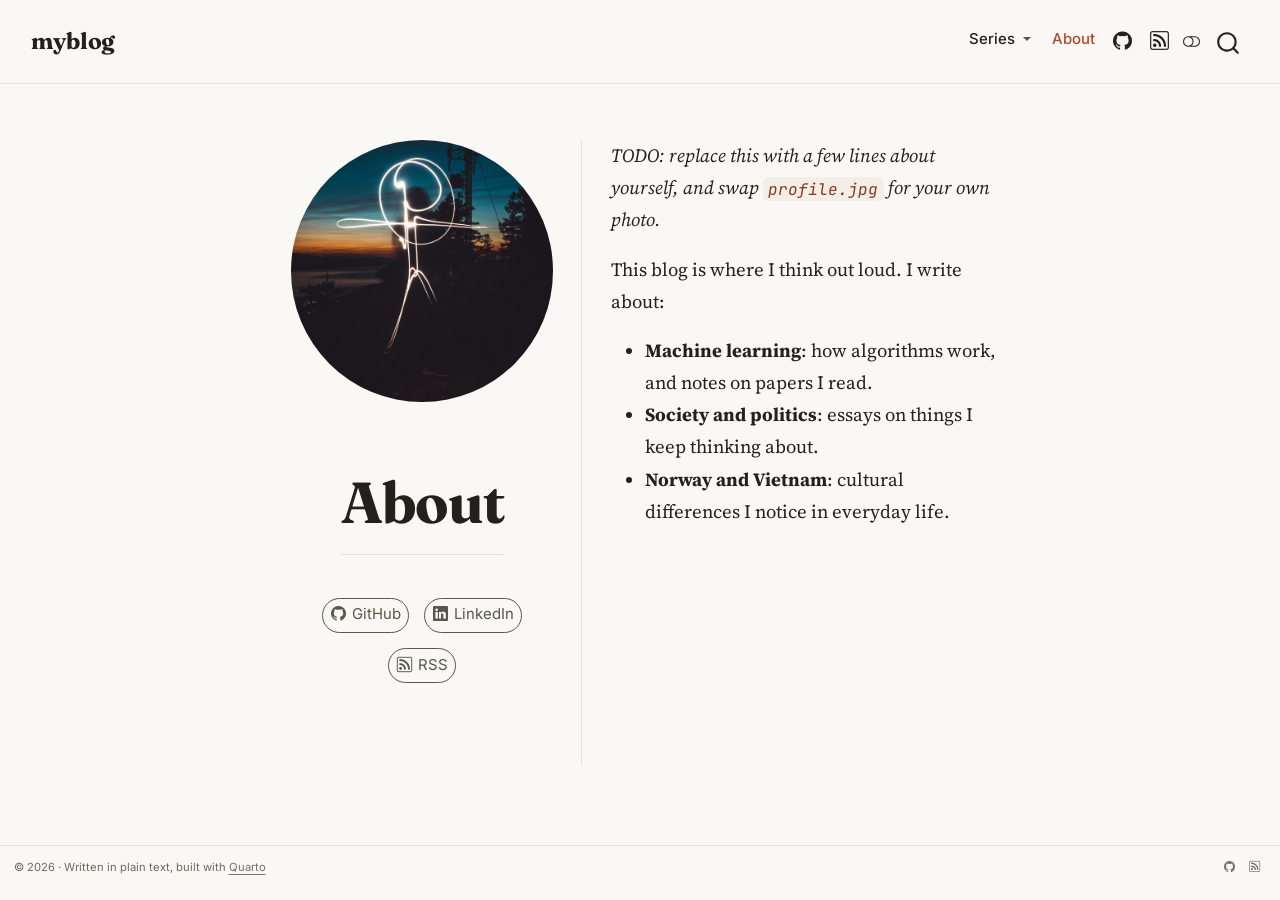
<file: about.html>
<!DOCTYPE html>
<html xmlns="http://www.w3.org/1999/xhtml" lang="en" xml:lang="en"><head>

<meta charset="utf-8">
<meta name="generator" content="quarto-1.11.9">

<meta name="viewport" content="width=device-width, initial-scale=1.0, user-scalable=yes">


<title>About – myblog</title>
<style>
/* Default styles provided by pandoc.
** See https://pandoc.org/MANUAL.html#variables-for-html for config info.
*/
span.smallcaps{font-variant: small-caps;}
div.columns{display: flex; gap: 1.5em;}
div.column{flex: auto;}
@media screen {
div.columns{gap: min(4vw, 1.5em);}
div.column{overflow-x: auto;}
}
div.hanging-indent{margin-left: 1.5em; text-indent: -1.5em;}
ul.task-list{list-style: none;}
ul.task-list li input[type="checkbox"] {
  width: 0.8em;
  margin: 0 0.8em 0.2em -1em; /* quarto-specific, see https://github.com/quarto-dev/quarto-cli/issues/4556 */ 
  vertical-align: middle;
}
</style>


<script src="site_libs/quarto-nav/quarto-nav.js"></script>
<script src="site_libs/quarto-nav/headroom.min.js"></script>
<script src="site_libs/clipboard/clipboard.min.js"></script>
<script src="site_libs/quarto-search/autocomplete.umd.js"></script>
<script src="site_libs/quarto-search/fuse.min.js"></script>
<script src="site_libs/quarto-search/quarto-search.js"></script>
<meta name="quarto:offset" content="./">
<script src="site_libs/quarto-html/quarto.js" type="module"></script>
<script src="site_libs/quarto-html/tabsets/tabsets.js" type="module"></script>
<script src="site_libs/quarto-html/scrollable-regions/scrollable-regions.js" type="module"></script>
<script src="site_libs/quarto-html/popper.min.js"></script>
<script src="site_libs/quarto-html/tippy.umd.min.js"></script>
<link href="site_libs/quarto-html/tippy.css" rel="stylesheet">
<link href="site_libs/quarto-html/quarto-syntax-highlighting-bed28b29ace17ff9f21ffc4dae06dc74.css" rel="stylesheet" class="quarto-color-scheme" id="quarto-text-highlighting-styles">
<link href="site_libs/quarto-html/quarto-syntax-highlighting-dark-475469a60f6de0e064aaf983969c2565.css" rel="stylesheet" class="quarto-color-scheme quarto-color-alternate" id="quarto-text-highlighting-styles">
<link href="site_libs/quarto-html/quarto-syntax-highlighting-bed28b29ace17ff9f21ffc4dae06dc74.css" rel="stylesheet" class="quarto-color-scheme-extra" id="quarto-text-highlighting-styles">
<script src="site_libs/bootstrap/bootstrap.min.js"></script>
<link href="site_libs/bootstrap/bootstrap-icons.css" rel="stylesheet">
<link href="site_libs/bootstrap/bootstrap-4938ad5acc0bd5562172ef09f5abe43a.min.css" rel="stylesheet" append-hash="true" class="quarto-color-scheme" id="quarto-bootstrap" data-mode="light">
<link href="site_libs/bootstrap/bootstrap-dark-7cdb5491ef3457a8dd3dae2aa55db50f.min.css" rel="stylesheet" append-hash="true" class="quarto-color-scheme quarto-color-alternate" id="quarto-bootstrap" data-mode="dark">
<link href="site_libs/bootstrap/bootstrap-4938ad5acc0bd5562172ef09f5abe43a.min.css" rel="stylesheet" append-hash="true" class="quarto-color-scheme-extra" id="quarto-bootstrap" data-mode="light">
<script id="quarto-search-options" type="application/json">{
  "location": "navbar",
  "copy-button": false,
  "collapse-after": 3,
  "panel-placement": "end",
  "type": "overlay",
  "limit": 50,
  "keyboard-shortcut": [
    "f",
    "/",
    "s"
  ],
  "show-item-context": false,
  "language": {
    "search-no-results-text": "No results",
    "search-matching-documents-text": "matching documents",
    "search-copy-link-title": "Copy link to search",
    "search-hide-matches-text": "Hide additional matches",
    "search-more-match-text": "more match in this document",
    "search-more-matches-text": "more matches in this document",
    "search-clear-button-title": "Clear",
    "search-text-placeholder": "",
    "search-detached-cancel-button-title": "Cancel",
    "search-submit-button-title": "Submit",
    "search-label": "Search"
  }
}</script>
<style>html{ scroll-behavior: smooth; }</style>


</head>

<body class="nav-fixed fullcontent quarto-light"><a id="quarto-skip-link" class="visually-hidden-focusable" href="#quarto-document-content">Skip to main content</a><script id="quarto-html-before-body" type="application/javascript">
    const toggleBodyColorMode = (bsSheetEl) => {
      const mode = bsSheetEl.getAttribute("data-mode");
      const bodyEl = window.document.querySelector("body");
      if (mode === "dark") {
        bodyEl.classList.add("quarto-dark");
        bodyEl.classList.remove("quarto-light");
      } else {
        bodyEl.classList.add("quarto-light");
        bodyEl.classList.remove("quarto-dark");
      }
    }
    const toggleBodyColorPrimary = () => {
      const bsSheetEl = window.document.querySelector("link#quarto-bootstrap:not([rel=disabled-stylesheet])");
      if (bsSheetEl) {
        toggleBodyColorMode(bsSheetEl);
      }
    }
    const setColorSchemeToggle = (alternate) => {
      const toggles = window.document.querySelectorAll('.quarto-color-scheme-toggle');
      for (let i=0; i < toggles.length; i++) {
        const toggle = toggles[i];
        if (toggle) {
          toggle.setAttribute("aria-checked", alternate ? "true" : "false");
          if (alternate) {
            toggle.classList.add("alternate");
          } else {
            toggle.classList.remove("alternate");
          }
        }
      }
    };
    const toggleColorMode = (alternate) => {
      // Switch the stylesheets
      const primaryStylesheets = window.document.querySelectorAll('link.quarto-color-scheme:not(.quarto-color-alternate)');
      const alternateStylesheets = window.document.querySelectorAll('link.quarto-color-scheme.quarto-color-alternate');
      manageTransitions('#quarto-margin-sidebar .nav-link', false);
      if (alternate) {
        // note: dark is layered on light, we don't disable primary!
        enableStylesheet(alternateStylesheets);
        for (const sheetNode of alternateStylesheets) {
          if (sheetNode.id === "quarto-bootstrap") {
            toggleBodyColorMode(sheetNode);
          }
        }
      } else {
        disableStylesheet(alternateStylesheets);
        enableStylesheet(primaryStylesheets)
        toggleBodyColorPrimary();
      }
      manageTransitions('#quarto-margin-sidebar .nav-link', true);
      // Switch the toggles
      setColorSchemeToggle(alternate)
    }
    // Hack to workaround the fact that safari doesn't
    // properly recolor the scrollbar when toggling (#1455).
    // Not run on load: stylesheets are set before first paint there, and
    // scrolling would undo the scroll to a URL fragment (#14973).
    // The one pixel nudge keeps the reader where they were.
    const refreshSafariScrollbar = () => {
      if (navigator.userAgent.indexOf('Safari') > 0 && navigator.userAgent.indexOf('Chrome') == -1) {
        manageTransitions("body", false);
        const scrollY = window.scrollY;
        window.scrollTo(0, scrollY > 0 ? scrollY - 1 : 1);
        setTimeout(() => {
          window.scrollTo(0, scrollY);
          manageTransitions("body", true);
        }, 40);
      }
    }
    const disableStylesheet = (stylesheets) => {
      for (let i=0; i < stylesheets.length; i++) {
        const stylesheet = stylesheets[i];
        stylesheet.rel = 'disabled-stylesheet';
      }
    }
    const enableStylesheet = (stylesheets) => {
      for (let i=0; i < stylesheets.length; i++) {
        const stylesheet = stylesheets[i];
        if(stylesheet.rel !== 'stylesheet') { // for Chrome, which will still FOUC without this check
          stylesheet.rel = 'stylesheet';
        }
      }
    }
    const manageTransitions = (selector, allowTransitions) => {
      const els = window.document.querySelectorAll(selector);
      for (let i=0; i < els.length; i++) {
        const el = els[i];
        if (allowTransitions) {
          el.classList.remove('notransition');
        } else {
          el.classList.add('notransition');
        }
      }
    }
    const isFileUrl = () => {
      return window.location.protocol === 'file:';
    }
    const hasAlternateSentinel = () => {
      let styleSentinel = getColorSchemeSentinel();
      if (styleSentinel !== null) {
        return styleSentinel === "alternate";
      } else {
        return false;
      }
    }
    const setStyleSentinel = (alternate) => {
      const value = alternate ? "alternate" : "default";
      if (!isFileUrl()) {
        window.localStorage.setItem("quarto-color-scheme", value);
      } else {
        localAlternateSentinel = value;
      }
    }
    const getColorSchemeSentinel = () => {
      if (!isFileUrl()) {
        const storageValue = window.localStorage.getItem("quarto-color-scheme");
        return storageValue != null ? storageValue : localAlternateSentinel;
      } else {
        return localAlternateSentinel;
      }
    }
    const toggleGiscusIfUsed = (isAlternate, darkModeDefault) => {
      const baseTheme = document.querySelector('#giscus-base-theme')?.value ?? 'light';
      const alternateTheme = document.querySelector('#giscus-alt-theme')?.value ?? 'dark';
      let newTheme = '';
      if(authorPrefersDark) {
        newTheme = isAlternate ? baseTheme : alternateTheme;
      } else {
        newTheme = isAlternate ? alternateTheme : baseTheme;
      }
      const changeGiscusTheme = () => {
        // From: https://github.com/giscus/giscus/issues/336
        const sendMessage = (message) => {
          const iframe = document.querySelector('iframe.giscus-frame');
          if (!iframe) return;
          iframe.contentWindow.postMessage({ giscus: message }, 'https://giscus.app');
        }
        sendMessage({
          setConfig: {
            theme: newTheme
          }
        });
      }
      const isGiscussLoaded = window.document.querySelector('iframe.giscus-frame') !== null;
      if (isGiscussLoaded) {
        changeGiscusTheme();
      }
    };
    const authorPrefersDark = false;
    const queryPrefersDark = window.matchMedia('(prefers-color-scheme: dark)');
    const darkModeDefault = queryPrefersDark.matches;
      document.querySelector('link#quarto-text-highlighting-styles.quarto-color-scheme-extra').rel = 'disabled-stylesheet';
      document.querySelector('link#quarto-bootstrap.quarto-color-scheme-extra').rel = 'disabled-stylesheet';
    let localAlternateSentinel = darkModeDefault ? 'alternate' : 'default';
    // Dark / light mode switch
    window.quartoToggleColorScheme = () => {
      // Read the current dark / light value
      let toAlternate = !hasAlternateSentinel();
      toggleColorMode(toAlternate);
      refreshSafariScrollbar();
      setStyleSentinel(toAlternate);
      toggleGiscusIfUsed(toAlternate, darkModeDefault);
      window.dispatchEvent(new Event('resize'));
    };
    queryPrefersDark.addEventListener("change", e => {
      if(window.localStorage.getItem("quarto-color-scheme") !== null)
        return;
      const alternate = e.matches
      toggleColorMode(alternate);
      refreshSafariScrollbar();
      localAlternateSentinel = e.matches ? 'alternate' : 'default'; // this is used alongside local storage!
      toggleGiscusIfUsed(alternate, darkModeDefault);
    });
    // Switch to dark mode if need be
    if (hasAlternateSentinel()) {
      toggleColorMode(true);
    } else {
      toggleColorMode(false);
    }
  </script>

<div id="quarto-search-results"></div>
  <header id="quarto-header" class="headroom fixed-top">
    <nav class="navbar navbar-expand-lg " data-bs-theme="dark" aria-label="Site">
      <div class="navbar-container container-fluid">
      <div class="navbar-brand-container mx-auto">
    <a class="navbar-brand" href="./index.html">
    <span class="navbar-title">myblog</span>
    </a>
  </div>
          <button class="navbar-toggler" type="button" data-bs-toggle="collapse" data-bs-target="#navbarCollapse" aria-controls="navbarCollapse" aria-expanded="false" aria-label="Toggle navigation" onclick="if (window.quartoToggleHeadroom) { window.quartoToggleHeadroom(); }">
  <span class="navbar-toggler-icon"></span>
</button>
          <div class="collapse navbar-collapse" id="navbarCollapse">
            <ul class="navbar-nav navbar-nav-scroll ms-auto">
  <li class="nav-item dropdown ">
    <a class="nav-link dropdown-toggle" href="#" id="nav-menu-series" role="link" data-bs-toggle="dropdown" aria-expanded="false">
 <span class="menu-text">Series</span>
    </a>
    <ul class="dropdown-menu dropdown-menu-end" aria-labelledby="nav-menu-series">    
        <li>
    <a class="dropdown-item" href="./series/ai-in-my-workflow.html">
 <span class="dropdown-text">AI in my workflow</span></a>
  </li>  
    </ul>
  </li>
  <li class="nav-item">
    <a class="nav-link active" href="./about.html" aria-current="page"> 
<span class="menu-text">About</span></a>
  </li>  
  <li class="nav-item compact">
    <a class="nav-link" href="https://github.com/ktruongme"> <i class="bi bi-github" role="img">
</i> 
<span class="menu-text"></span></a>
  </li>  
  <li class="nav-item compact">
    <a class="nav-link" href="./index.xml"> <i class="bi bi-rss" role="img">
</i> 
<span class="menu-text"></span></a>
  </li>  
</ul>
          </div> <!-- /navcollapse -->
            <div class="quarto-navbar-tools">
  <button type="button" role="switch" aria-checked="false" class="quarto-color-scheme-toggle quarto-navigation-tool  px-1" onclick="window.quartoToggleColorScheme(); return false;" title="Toggle dark mode" aria-label="Toggle dark mode"><i class="bi"></i></button>
</div>
            <div id="quarto-search" class="" title="Search"></div>
      </div> <!-- /container-fluid -->
    </nav>
</header>
<!-- content -->
<div id="quarto-content" class="quarto-container page-columns page-rows-contents page-layout-article page-navbar">
<!-- sidebar -->
<!-- margin-sidebar -->
    
<!-- main -->
<div class="quarto-about-trestles">
  <div class="about-entity">
    <img src="profile.jpg" class="about-image
  round " style="height: 14em; width: 14em;">
<header id="title-block-header" class="quarto-title-block default">
<div class="quarto-title">
<h1 class="title">About</h1>
</div>
<div class="quarto-title-meta">
  </div>
</header>
    <div class="about-links">
  <a href="https://github.com/ktruongme" class="about-link" rel="" target="">
    <i class="bi bi-github"></i>
     <span class="about-link-text">GitHub</span>
  </a>
  <a href="https://linkedin.com" class="about-link" rel="" target="">
    <i class="bi bi-linkedin"></i>
     <span class="about-link-text">LinkedIn</span>
  </a>
  <a href="/index.xml" class="about-link" rel="" target="">
    <i class="bi bi-rss"></i>
     <span class="about-link-text">RSS</span>
  </a>
</div>
  </div>
  <div class="about-contents"><main class="content" id="quarto-document-content" tabindex="-1">

<p><em>TODO: replace this with a few lines about yourself, and swap <code>profile.jpg</code> for your own photo.</em></p>
<p>This blog is where I think out loud. I write about:</p>
<ul>
<li><strong>Machine learning</strong>: how algorithms work, and notes on papers I read.</li>
<li><strong>Society and politics</strong>: essays on things I keep thinking about.</li>
<li><strong>Norway and Vietnam</strong>: cultural differences I notice in everyday life.</li>
</ul>


</main></div>
</div>
 <!-- /main -->
<script id="quarto-html-after-body" type="application/javascript">
  window.document.addEventListener("DOMContentLoaded", function (event) {
    // Ensure there is a toggle, if there isn't float one in the top right
    if (window.document.querySelector('.quarto-color-scheme-toggle') === null) {
      const toggle = window.document.createElement('button');
      toggle.type = "button";
      toggle.setAttribute("role", "switch");
      toggle.setAttribute("aria-checked", "false");
      toggle.classList.add('top-right');
      toggle.classList.add('quarto-color-scheme-toggle');
      toggle.setAttribute("aria-label", "Toggle dark mode");
      toggle.onclick = function() { try { window.quartoToggleColorScheme(); } catch {} return false; };
      const i = window.document.createElement("i");
      i.classList.add('bi');
      toggle.appendChild(i);
      // Put the toggle in a landmark of its own, so that landmark navigation
      // can reach it.
      //
      // The container is always a fresh direct child of body, and the toggle is
      // never moved into page furniture that the theme or the author controls.
      // The toggle is positioned against the page, so any ancestor that
      // establishes a containing block captures it: a positioned element or a
      // grid for position: absolute, and transform, filter, will-change or
      // contain for position: fixed. A direct child of body has none of these
      // to inherit, and the shift when one appears is silent and visual.
      //
      // ARIA says a document should have at most one banner, and axe reports a
      // duplicate whether or not the banners carry distinct labels. So use a
      // header when the page has no banner yet, and a named region otherwise.
      //
      // A header is a banner wherever it sits, unless it is inside sectioning
      // content, so this cannot just look at the children of body: a custom
      // page layout wraps the title block header in a plain div. An explicit
      // role="banner" always counts.
      const sectioning = 'article, aside, main, nav, section, [role="article"], [role="complementary"], [role="main"], [role="navigation"], [role="region"]';
      const hasBanner = Array.from(
        window.document.querySelectorAll('header:not([role]), [role="banner"]')
      ).some(function(el) {
        return el.hasAttribute("role") || el.closest(sectioning) === null;
      });
      const container = window.document.createElement(hasBanner ? "div" : "header");
      if (hasBanner) {
        container.setAttribute("role", "region");
        container.setAttribute("aria-label", "Toggle dark mode");
      }
      container.classList.add('quarto-color-scheme-toggle-container');
      container.appendChild(toggle);
      window.document.body.appendChild(container);
    }
    setColorSchemeToggle(hasAlternateSentinel())
    const isCodeAnnotation = (el) => {
      for (const clz of el.classList) {
        if (clz.startsWith('code-annotation-')) {                     
          return true;
        }
      }
      return false;
    }
    const onCopySuccess = function(e) {
      // button target
      const button = e.trigger;
      // don't keep focus
      button.blur();
      // flash "checked"
      button.classList.add('code-copy-button-checked');
      var currentTitle = button.getAttribute("title");
      button.setAttribute("title", "Copied!");
      let tooltip;
      if (window.bootstrap) {
        button.setAttribute("data-bs-toggle", "tooltip");
        button.setAttribute("data-bs-placement", "left");
        button.setAttribute("data-bs-title", "Copied!");
        tooltip = new bootstrap.Tooltip(button, 
          { trigger: "manual", 
            customClass: "code-copy-button-tooltip",
            offset: [0, -8]});
        tooltip.show();    
      }
      setTimeout(function() {
        if (tooltip) {
          tooltip.hide();
          button.removeAttribute("data-bs-title");
          button.removeAttribute("data-bs-toggle");
          button.removeAttribute("data-bs-placement");
        }
        button.setAttribute("title", currentTitle);
        button.classList.remove('code-copy-button-checked');
      }, 1000);
      // clear code selection
      e.clearSelection();
    }
    const getTextToCopy = function(trigger) {
      const outerScaffold = trigger.parentElement.cloneNode(true);
      const codeEl = outerScaffold.querySelector('code');
      for (const childEl of codeEl.children) {
        if (isCodeAnnotation(childEl)) {
          childEl.remove();
        }
      }
      return codeEl.innerText;
    }
    const clipboard = new window.ClipboardJS('.code-copy-button:not([data-in-quarto-modal])', {
      text: getTextToCopy
    });
    clipboard.on('success', onCopySuccess);
    if (window.document.getElementById('quarto-embedded-source-code-modal')) {
      const clipboardModal = new window.ClipboardJS('.code-copy-button[data-in-quarto-modal]', {
        text: getTextToCopy,
        container: window.document.getElementById('quarto-embedded-source-code-modal')
      });
      clipboardModal.on('success', onCopySuccess);
    }
      var localhostRegex = new RegExp(/^(?:http|https):\/\/localhost\:?[0-9]*\//);
      var mailtoRegex = new RegExp(/^mailto:/);
        var filterRegex = new RegExp("https:\/\/ktruongme\.github\.io");
      const newWindowLabel = "(opens in a new tab)";
      const newWindowNoteId = "quarto-ext-newwindow-label";
      // Links reference one hidden label through aria-describedby, so the
      // announcement never changes their accessible name.
      var describeNewWindow = (link) => {
        if (!window.document.getElementById(newWindowNoteId)) {
          var newWindowNote = window.document.createElement("span");
          newWindowNote.id = newWindowNoteId;
          newWindowNote.hidden = true;
          newWindowNote.textContent = newWindowLabel;
          window.document.body.appendChild(newWindowNote);
        }
        var describedBy = (link.getAttribute("aria-describedby") || "").split(/\s+/).filter(Boolean);
        if (!describedBy.includes(newWindowNoteId)) {
          describedBy.push(newWindowNoteId);
          link.setAttribute("aria-describedby", describedBy.join(" "));
        }
      }
      var isInternal = (href) => {
          return filterRegex.test(href) || localhostRegex.test(href) || mailtoRegex.test(href);
      }
      // Inspect non-navigation links and adorn them if external
      window.quartoDecorateExternalLinks = function (root) {
     var links = (root || window.document).querySelectorAll('a[href]:not(.nav-link):not(.navbar-brand):not(.toc-action):not(.sidebar-link):not(.sidebar-item-toggle):not(.pagination-link):not(.no-external):not([aria-hidden]):not(.dropdown-item):not(.quarto-navigation-tool):not(.about-link)');
      for (var i=0; i<links.length; i++) {
        const link = links[i];
        if (!isInternal(link.href)) {
          // undo the damage that might have been done by quarto-nav.js in the case of
          // links that we want to consider external
          if (link.dataset.originalHref !== undefined) {
            link.href = link.dataset.originalHref;
          }
            // target, if specified
            link.setAttribute("target", "_blank");
            if (link.getAttribute("rel") === null) {
              link.setAttribute("rel", "noopener");
            }
            describeNewWindow(link);
          if (!link.classList.contains('no-external-icon')) {
          }
        }
      }
      };
      window.quartoDecorateExternalLinks(window.document);
    // Esc closes the popup (WCAG 1.4.13) and focus leaving both trigger and
    // popup closes it (WCAG 2.4.11); tippy handles neither for interactive popups.
    const hideOnEscAndFocusOut = {
      name: 'hideOnEscAndFocusOut',
      defaultValue: true,
      fn(instance) {
        const dismiss = () => {
          // A show scheduled by the trigger delay would otherwise reopen it
          instance.clearDelayTimeouts();
          instance.hide();
        };
        const onKeyDown = (event) => {
          if (event.key !== 'Escape') {
            return;
          }
          // Keep Esc from also reaching page handlers (e.g. reveal.js overview),
          // except an open reveal.js slide menu, which Esc should close too.
          // The menu handles keys only when its keyboard option is on.
          const menuHandlesEsc = window.Reveal?.getPlugin?.('menu')?.isOpen() &&
            window.Reveal.getConfig().menu?.keyboard !== false;
          if (!menuHandlesEsc) {
            event.stopPropagation();
          }
          if (instance.popper.contains(window.document.activeElement)) {
            // Disabled while refocusing so the focus trigger does not reopen it
            instance.disable();
            instance.reference.focus();
            instance.enable();
          }
          dismiss();
        };
        const onFocusOut = (event) => {
          const target = event.relatedTarget;
          if (target && !instance.reference.contains(target) &&
              !instance.popper.contains(target)) {
            dismiss();
          }
        };
        // On the trigger too: a click trigger (code-annotations: select) has no
        // blur handling. Attached for the instance's lifetime so leaving the
        // trigger also cancels a show still pending on the trigger delay.
        instance.reference.addEventListener('focusout', onFocusOut);
        return {
          onShow() {
            window.document.addEventListener('keydown', onKeyDown, true);
            instance.popper.addEventListener('focusout', onFocusOut);
          },
          onHide() {
            window.document.removeEventListener('keydown', onKeyDown, true);
            instance.popper.removeEventListener('focusout', onFocusOut);
          },
          onDestroy() {
            instance.reference.removeEventListener('focusout', onFocusOut);
          },
        };
      },
    };
    function tippyHover(el, contentFn, onTriggerFn, onUntriggerFn) {
      const config = {
        allowHTML: true,
        maxWidth: 500,
        delay: 100,
        arrow: false,
        appendTo: function(el) {
            return el.parentElement;
        },
        interactive: true,
        interactiveBorder: 10,
        theme: 'quarto',
        placement: 'bottom-start',
        plugins: [hideOnEscAndFocusOut],
      };
      if (contentFn) {
        config.content = contentFn;
      }
      if (onTriggerFn) {
        config.onTrigger = onTriggerFn;
      }
      if (onUntriggerFn) {
        config.onUntrigger = onUntriggerFn;
      }
      window.tippy(el, config); 
    }
    const noterefs = window.document.querySelectorAll('a[role="doc-noteref"]');
    for (var i=0; i<noterefs.length; i++) {
      const ref = noterefs[i];
      tippyHover(ref, function() {
        // use id or data attribute instead here
        let href = ref.getAttribute('data-footnote-href') || ref.getAttribute('href');
        try { href = new URL(href).hash; } catch {}
        const id = href.replace(/^#\/?/, "");
        const note = window.document.getElementById(id);
        if (note) {
          return note.innerHTML;
        } else {
          return "";
        }
      });
    }
    const xrefs = window.document.querySelectorAll('a.quarto-xref');
    const processXRef = (id, note) => {
      // Strip column container classes
      const stripColumnClz = (el) => {
        el.classList.remove("page-full", "page-columns");
        if (el.children) {
          for (const child of el.children) {
            stripColumnClz(child);
          }
        }
      }
      stripColumnClz(note)
      if (id === null || id.startsWith('sec-')) {
        // Special case sections, only their first couple elements
        const container = document.createElement("div");
        if (note.children && note.children.length > 2) {
          container.appendChild(note.children[0].cloneNode(true));
          for (let i = 1; i < note.children.length; i++) {
            const child = note.children[i];
            if (child.tagName === "P" && child.innerText === "") {
              continue;
            } else {
              container.appendChild(child.cloneNode(true));
              break;
            }
          }
          if (window.Quarto?.typesetMath) {
            window.Quarto.typesetMath(container);
          }
          return container.innerHTML
        } else {
          if (window.Quarto?.typesetMath) {
            window.Quarto.typesetMath(note);
          }
          return note.innerHTML;
        }
      } else {
        // Remove any anchor links if they are present
        const anchorLink = note.querySelector('a.anchorjs-link');
        if (anchorLink) {
          anchorLink.remove();
        }
        if (window.Quarto?.typesetMath) {
          window.Quarto.typesetMath(note);
        }
        if (note.classList.contains("callout")) {
          return note.outerHTML;
        } else {
          return note.innerHTML;
        }
      }
    }
    for (var i=0; i<xrefs.length; i++) {
      const xref = xrefs[i];
      tippyHover(xref, undefined, function(instance) {
        instance.disable();
        let url = xref.getAttribute('href');
        let hash = undefined; 
        if (url.startsWith('#')) {
          hash = url;
        } else {
          try { hash = new URL(url).hash; } catch {}
        }
        if (hash) {
          const id = hash.replace(/^#\/?/, "");
          const note = window.document.getElementById(id);
          if (note !== null) {
            try {
              const html = processXRef(id, note.cloneNode(true));
              instance.setContent(html);
            } finally {
              instance.enable();
              instance.show();
            }
          } else {
            // See if we can fetch this
            fetch(url.split('#')[0])
            .then(res => res.text())
            .then(html => {
              const parser = new DOMParser();
              const htmlDoc = parser.parseFromString(html, "text/html");
              const note = htmlDoc.getElementById(id);
              if (note !== null) {
                const html = processXRef(id, note);
                instance.setContent(html);
              } 
            }).finally(() => {
              instance.enable();
              instance.show();
            });
          }
        } else {
          // See if we can fetch a full url (with no hash to target)
          // This is a special case and we should probably do some content thinning / targeting
          fetch(url)
          .then(res => res.text())
          .then(html => {
            const parser = new DOMParser();
            const htmlDoc = parser.parseFromString(html, "text/html");
            const note = htmlDoc.querySelector('main.content');
            if (note !== null) {
              // This should only happen for chapter cross references
              // (since there is no id in the URL)
              // remove the first header
              if (note.children.length > 0 && note.children[0].tagName === "HEADER") {
                note.children[0].remove();
              }
              const html = processXRef(null, note);
              instance.setContent(html);
            } 
          }).finally(() => {
            instance.enable();
            instance.show();
          });
        }
      }, function(instance) {
      });
    }
        let selectedAnnoteEl;
        const selectorForAnnotation = ( cell, annotation) => {
          let cellAttr = 'data-code-cell="' + cell + '"';
          let lineAttr = 'data-code-annotation="' +  annotation + '"';
          const selector = 'span[' + cellAttr + '][' + lineAttr + ']';
          return selector;
        }
        const selectCodeLines = (annoteEl) => {
          const doc = window.document;
          const targetCell = annoteEl.getAttribute("data-target-cell");
          const targetAnnotation = annoteEl.getAttribute("data-target-annotation");
          const annoteSpan = window.document.querySelector(selectorForAnnotation(targetCell, targetAnnotation));
          const lines = annoteSpan.getAttribute("data-code-lines").split(",");
          const lineIds = lines.map((line) => {
            return targetCell + "-" + line;
          })
          // Each band is positioned against its own containing block, which is
          // not the offsetParent of the lines, so place it from client rects.
          const placeBand = (band, firstEl, lastEl, codeBlock) => {
            const container = band.offsetParent;
            if (container === null) {
              return;
            }
            const containerRect = container.getBoundingClientRect();
            // Reveal.js scales slides with a transform, so convert client
            // pixels back to the CSS pixels of the container.
            const scale = containerRect.height / container.offsetHeight || 1;
            const firstRect = firstEl.getBoundingClientRect();
            const lastRect = lastEl.getBoundingClientRect();
            const top = (firstRect.top - containerRect.top) / scale - container.clientTop + container.scrollTop;
            const height = (lastRect.bottom - firstRect.top) / scale;
            band.style.top = top - 2 + "px";
            band.style.height = height + 4 + "px";
            if (codeBlock) {
              // Without the copy button wrapper, the containing block is wider
              // than the code block, so span the code block explicitly.
              const blockRect = codeBlock.getBoundingClientRect();
              band.style.left = (blockRect.left - containerRect.left) / scale - container.clientLeft + container.scrollLeft + "px";
              band.style.width = blockRect.width / scale + "px";
            }
          };
          if (lineIds.length > 0) {
            const el = window.document.getElementById(lineIds[0]);
            const lastEl = window.document.getElementById(lineIds[lineIds.length - 1]);
            const parent = el.parentElement.parentElement;
            // cook up a div (if necessary) and position it
            let div = window.document.getElementById("code-annotation-line-highlight");
            if (div === null) {
              div = window.document.createElement("div");
              div.setAttribute("id", "code-annotation-line-highlight");
              div.style.position = 'absolute';
              parent.appendChild(div);
            }
            placeBand(div, el, lastEl, parent.closest("div.sourceCode") || parent);
            let gutterDiv = window.document.getElementById("code-annotation-line-highlight-gutter");
            if (gutterDiv === null) {
              gutterDiv = window.document.createElement("div");
              gutterDiv.setAttribute("id", "code-annotation-line-highlight-gutter");
              gutterDiv.style.position = 'absolute';
              const codeCell = window.document.getElementById(targetCell);
              const gutter = codeCell.querySelector('.code-annotation-gutter');
              gutter.appendChild(gutterDiv);
            }
            placeBand(gutterDiv, el, lastEl);
            selectedAnnoteEl = annoteEl;
          }
        };
        const unselectCodeLines = () => {
          const elementsIds = ["code-annotation-line-highlight", "code-annotation-line-highlight-gutter"];
          elementsIds.forEach((elId) => {
            const div = window.document.getElementById(elId);
            if (div) {
              div.remove();
            }
          });
          selectedAnnoteEl = undefined;
        };
          // Handle positioning of the toggle
      window.addEventListener(
        "resize",
        throttle(() => {
          elRect = undefined;
          if (selectedAnnoteEl) {
            selectCodeLines(selectedAnnoteEl);
          }
        }, 10)
      );
      function throttle(fn, ms) {
      let throttle = false;
      let timer;
        return (...args) => {
          if(!throttle) { // first call gets through
              fn.apply(this, args);
              throttle = true;
          } else { // all the others get throttled
              if(timer) clearTimeout(timer); // cancel #2
              timer = setTimeout(() => {
                fn.apply(this, args);
                timer = throttle = false;
              }, ms);
          }
        };
      }
        // Attach click handler to the DT
        const annoteDls = window.document.querySelectorAll('dt[data-target-cell]');
        for (const annoteDlNode of annoteDls) {
          annoteDlNode.addEventListener('click', (event) => {
            const clickedEl = event.target;
            if (clickedEl !== selectedAnnoteEl) {
              unselectCodeLines();
              const activeEl = window.document.querySelector('dt[data-target-cell].code-annotation-active');
              if (activeEl) {
                activeEl.classList.remove('code-annotation-active');
              }
              selectCodeLines(clickedEl);
              clickedEl.classList.add('code-annotation-active');
            } else {
              // Unselect the line
              unselectCodeLines();
              clickedEl.classList.remove('code-annotation-active');
            }
          });
        }
    const findCites = (el) => {
      const parentEl = el.parentElement;
      if (parentEl) {
        const cites = parentEl.dataset.cites;
        if (cites) {
          return {
            el,
            cites: cites.split(' ')
          };
        } else {
          return findCites(el.parentElement)
        }
      } else {
        return undefined;
      }
    };
    var bibliorefs = window.document.querySelectorAll('a[role="doc-biblioref"]');
    for (var i=0; i<bibliorefs.length; i++) {
      const ref = bibliorefs[i];
      const citeInfo = findCites(ref);
      if (citeInfo) {
        tippyHover(citeInfo.el, function() {
          var popup = window.document.createElement('div');
          citeInfo.cites.forEach(function(cite) {
            var citeDiv = window.document.createElement('div');
            citeDiv.classList.add('hanging-indent');
            citeDiv.classList.add('csl-entry');
            var biblioDiv = window.document.getElementById('ref-' + cite);
            if (biblioDiv) {
              citeDiv.innerHTML = biblioDiv.innerHTML;
            }
            popup.appendChild(citeDiv);
          });
          return popup.innerHTML;
        });
      }
    }
  });
  </script>
  <script type="application/javascript">
  window.quartoScrollableRegionsLabels = {"code":"Scrollable code","output":"Scrollable output"};
  </script>
</div> <!-- /content -->
<footer class="footer">
  <div class="nav-footer">
    <div class="nav-footer-left">
<p>© 2026 · Written in plain text, built with <a href="https://quarto.org">Quarto</a></p>
</div>   
    <div class="nav-footer-center">
      &nbsp;
    </div>
    <div class="nav-footer-right">
      <ul class="footer-items list-unstyled">
    <li class="nav-item compact">
    <a class="nav-link" href="https://github.com/ktruongme">
      <i class="bi bi-github" role="img">
</i> 
    </a>
  </li>  
    <li class="nav-item compact">
    <a class="nav-link" href="./index.xml">
      <i class="bi bi-rss" role="img">
</i> 
    </a>
  </li>  
</ul>
    </div>
  </div>
</footer>




<script src="site_libs/quarto-html/zenscroll-min.js"></script>
</body></html>
</file>
<file: site_libs/quarto-html/tippy.css>
.tippy-box[data-animation=fade][data-state=hidden]{opacity:0}[data-tippy-root]{max-width:calc(100vw - 10px)}.tippy-box{position:relative;background-color:#333;color:#fff;border-radius:4px;font-size:14px;line-height:1.4;white-space:normal;outline:0;transition-property:transform,visibility,opacity}.tippy-box[data-placement^=top]>.tippy-arrow{bottom:0}.tippy-box[data-placement^=top]>.tippy-arrow:before{bottom:-7px;left:0;border-width:8px 8px 0;border-top-color:initial;transform-origin:center top}.tippy-box[data-placement^=bottom]>.tippy-arrow{top:0}.tippy-box[data-placement^=bottom]>.tippy-arrow:before{top:-7px;left:0;border-width:0 8px 8px;border-bottom-color:initial;transform-origin:center bottom}.tippy-box[data-placement^=left]>.tippy-arrow{right:0}.tippy-box[data-placement^=left]>.tippy-arrow:before{border-width:8px 0 8px 8px;border-left-color:initial;right:-7px;transform-origin:center left}.tippy-box[data-placement^=right]>.tippy-arrow{left:0}.tippy-box[data-placement^=right]>.tippy-arrow:before{left:-7px;border-width:8px 8px 8px 0;border-right-color:initial;transform-origin:center right}.tippy-box[data-inertia][data-state=visible]{transition-timing-function:cubic-bezier(.54,1.5,.38,1.11)}.tippy-arrow{width:16px;height:16px;color:#333}.tippy-arrow:before{content:"";position:absolute;border-color:transparent;border-style:solid}.tippy-content{position:relative;padding:5px 9px;z-index:1}
</file>
<file: site_libs/quarto-html/quarto-syntax-highlighting-bed28b29ace17ff9f21ffc4dae06dc74.css>
/* quarto syntax highlight colors */
:root {
  --quarto-hl-ot-color: #d91e18;
  --quarto-hl-at-color: #a55a00;
  --quarto-hl-ss-color: #008000;
  --quarto-hl-an-color: #696969;
  --quarto-hl-fu-color: #06287e;
  --quarto-hl-st-color: #008000;
  --quarto-hl-cf-color: #d91e18;
  --quarto-hl-op-color: #00769e;
  --quarto-hl-er-color: #7928a1;
  --quarto-hl-bn-color: #7928a1;
  --quarto-hl-al-color: #7928a1;
  --quarto-hl-va-color: #a55a00;
  --quarto-hl-bu-color: inherit;
  --quarto-hl-ex-color: inherit;
  --quarto-hl-pp-color: #7928a1;
  --quarto-hl-in-color: #696969;
  --quarto-hl-vs-color: #008000;
  --quarto-hl-wa-color: #696969;
  --quarto-hl-do-color: #696969;
  --quarto-hl-im-color: inherit;
  --quarto-hl-ch-color: #008000;
  --quarto-hl-dt-color: #7928a1;
  --quarto-hl-fl-color: #a55a00;
  --quarto-hl-co-color: #696969;
  --quarto-hl-cv-color: #696969;
  --quarto-hl-cn-color: #d91e18;
  --quarto-hl-sc-color: #00769e;
  --quarto-hl-dv-color: #7928a1;
  --quarto-hl-kw-color: #d91e18;
}

/* other quarto variables */
:root {
  --quarto-font-monospace: "JetBrains Mono", ui-monospace, monospace;
}

/* syntax highlight based on Pandoc's rules */
pre > code.sourceCode > span {
  color: #545454;
}

code.sourceCode > span {
  color: #545454;
}

div.sourceCode,
div.sourceCode pre.sourceCode {
  color: #545454;
}

/* Normal */
code span {
  color: #545454;
}

/* Alert */
code span.al {
  color: #7928a1;
  font-style: inherit;
}

/* Annotation */
code span.an {
  color: #696969;
  font-style: inherit;
}

/* Attribute */
code span.at {
  color: #a55a00;
  font-style: inherit;
}

/* BaseN */
code span.bn {
  color: #7928a1;
  font-style: inherit;
}

/* BuiltIn */
code span.bu {
  font-style: inherit;
}

/* ControlFlow */
code span.cf {
  color: #d91e18;
  font-style: inherit;
}

/* Char */
code span.ch {
  color: #008000;
  font-style: inherit;
}

/* Constant */
code span.cn {
  color: #d91e18;
  font-style: inherit;
}

/* Comment */
code span.co {
  color: #696969;
  font-style: inherit;
}

/* CommentVar */
code span.cv {
  color: #696969;
  font-style: italic;
}

/* Documentation */
code span.do {
  color: #696969;
  font-style: italic;
}

/* DataType */
code span.dt {
  color: #7928a1;
  font-style: inherit;
}

/* DecVal */
code span.dv {
  color: #7928a1;
  font-style: inherit;
}

/* Error */
code span.er {
  color: #7928a1;
  font-style: inherit;
}

/* Extension */
code span.ex {
  font-style: inherit;
}

/* Float */
code span.fl {
  color: #a55a00;
  font-style: inherit;
}

/* Function */
code span.fu {
  color: #06287e;
  font-style: inherit;
}

/* Import */
code span.im {
  font-style: inherit;
}

/* Information */
code span.in {
  color: #696969;
  font-style: inherit;
}

/* Keyword */
code span.kw {
  color: #d91e18;
  font-style: inherit;
}

/* Operator */
code span.op {
  color: #00769e;
  font-style: inherit;
}

/* Other */
code span.ot {
  color: #d91e18;
  font-style: inherit;
}

/* Preprocessor */
code span.pp {
  color: #7928a1;
  font-style: inherit;
}

/* SpecialChar */
code span.sc {
  color: #00769e;
  font-style: inherit;
}

/* SpecialString */
code span.ss {
  color: #008000;
  font-style: inherit;
}

/* String */
code span.st {
  color: #008000;
  font-style: inherit;
}

/* Variable */
code span.va {
  color: #a55a00;
  font-style: inherit;
}

/* VerbatimString */
code span.vs {
  color: #008000;
  font-style: inherit;
}

/* Warning */
code span.wa {
  color: #696969;
  font-style: italic;
}

.prevent-inlining {
  content: "</";
}

/*# sourceMappingURL=ca3bab91d4328a3215d3e625f22cb320.css.map */
</file>
<file: site_libs/quarto-html/quarto-syntax-highlighting-dark-475469a60f6de0e064aaf983969c2565.css>
/* quarto syntax highlight colors */
:root {
  --quarto-hl-ot-color: #ffa07a;
  --quarto-hl-at-color: #ffd700;
  --quarto-hl-ss-color: #abe338;
  --quarto-hl-an-color: #d4d0ab;
  --quarto-hl-fu-color: #ffd700;
  --quarto-hl-st-color: #abe338;
  --quarto-hl-cf-color: #ffa07a;
  --quarto-hl-op-color: #00e0e0;
  --quarto-hl-er-color: #dcc6e0;
  --quarto-hl-bn-color: #dcc6e0;
  --quarto-hl-al-color: #dcc6e0;
  --quarto-hl-va-color: #f5ab35;
  --quarto-hl-bu-color: #f5ab35;
  --quarto-hl-ex-color: #ffd700;
  --quarto-hl-pp-color: #dcc6e0;
  --quarto-hl-in-color: #d4d0ab;
  --quarto-hl-vs-color: #abe338;
  --quarto-hl-wa-color: #d4d0ab;
  --quarto-hl-do-color: #d4d0ab;
  --quarto-hl-ch-color: #abe338;
  --quarto-hl-dt-color: #dcc6e0;
  --quarto-hl-fl-color: #f5ab35;
  --quarto-hl-co-color: #d4d0ab;
  --quarto-hl-cv-color: #d4d0ab;
  --quarto-hl-cn-color: #ffa07a;
  --quarto-hl-sc-color: #00e0e0;
  --quarto-hl-dv-color: #dcc6e0;
  --quarto-hl-kw-color: #ffa07a;
}

/* other quarto variables */
:root {
  --quarto-font-monospace: "JetBrains Mono", ui-monospace, monospace;
}

/* syntax highlight based on Pandoc's rules */
pre > code.sourceCode > span {
  color: #f8f8f2;
}

code.sourceCode > span {
  color: #f8f8f2;
}

div.sourceCode,
div.sourceCode pre.sourceCode {
  color: #f8f8f2;
}

/* Normal */
code span {
  color: #f8f8f2;
}

/* Alert */
code span.al {
  color: #dcc6e0;
  font-style: inherit;
}

/* Annotation */
code span.an {
  color: #d4d0ab;
  font-style: inherit;
}

/* Attribute */
code span.at {
  color: #ffd700;
  font-style: inherit;
}

/* BaseN */
code span.bn {
  color: #dcc6e0;
  font-style: inherit;
}

/* BuiltIn */
code span.bu {
  color: #f5ab35;
  font-style: inherit;
}

/* ControlFlow */
code span.cf {
  color: #ffa07a;
  font-style: inherit;
}

/* Char */
code span.ch {
  color: #abe338;
  font-style: inherit;
}

/* Constant */
code span.cn {
  color: #ffa07a;
  font-style: inherit;
}

/* Comment */
code span.co {
  color: #d4d0ab;
  font-style: inherit;
}

/* CommentVar */
code span.cv {
  color: #d4d0ab;
  font-style: italic;
}

/* Documentation */
code span.do {
  color: #d4d0ab;
  font-style: italic;
}

/* DataType */
code span.dt {
  color: #dcc6e0;
  font-style: inherit;
}

/* DecVal */
code span.dv {
  color: #dcc6e0;
  font-style: inherit;
}

/* Error */
code span.er {
  color: #dcc6e0;
  font-style: inherit;
}

/* Extension */
code span.ex {
  color: #ffd700;
  font-style: inherit;
}

/* Float */
code span.fl {
  color: #f5ab35;
  font-style: inherit;
}

/* Function */
code span.fu {
  color: #ffd700;
  font-style: inherit;
}

/* Import */
code span.im {
  font-style: inherit;
}

/* Information */
code span.in {
  color: #d4d0ab;
  font-style: inherit;
}

/* Keyword */
code span.kw {
  color: #ffa07a;
  font-style: inherit;
}

/* Operator */
code span.op {
  color: #00e0e0;
  font-style: inherit;
}

/* Other */
code span.ot {
  color: #ffa07a;
  font-style: inherit;
}

/* Preprocessor */
code span.pp {
  color: #dcc6e0;
  font-style: inherit;
}

/* SpecialChar */
code span.sc {
  color: #00e0e0;
  font-style: inherit;
}

/* SpecialString */
code span.ss {
  color: #abe338;
  font-style: inherit;
}

/* String */
code span.st {
  color: #abe338;
  font-style: inherit;
}

/* Variable */
code span.va {
  color: #f5ab35;
  font-style: inherit;
}

/* VerbatimString */
code span.vs {
  color: #abe338;
  font-style: inherit;
}

/* Warning */
code span.wa {
  color: #d4d0ab;
  font-style: italic;
}

.prevent-inlining {
  content: "</";
}

/*# sourceMappingURL=ad025b45ea6832998712b8bf2be883a9.css.map */
</file>
